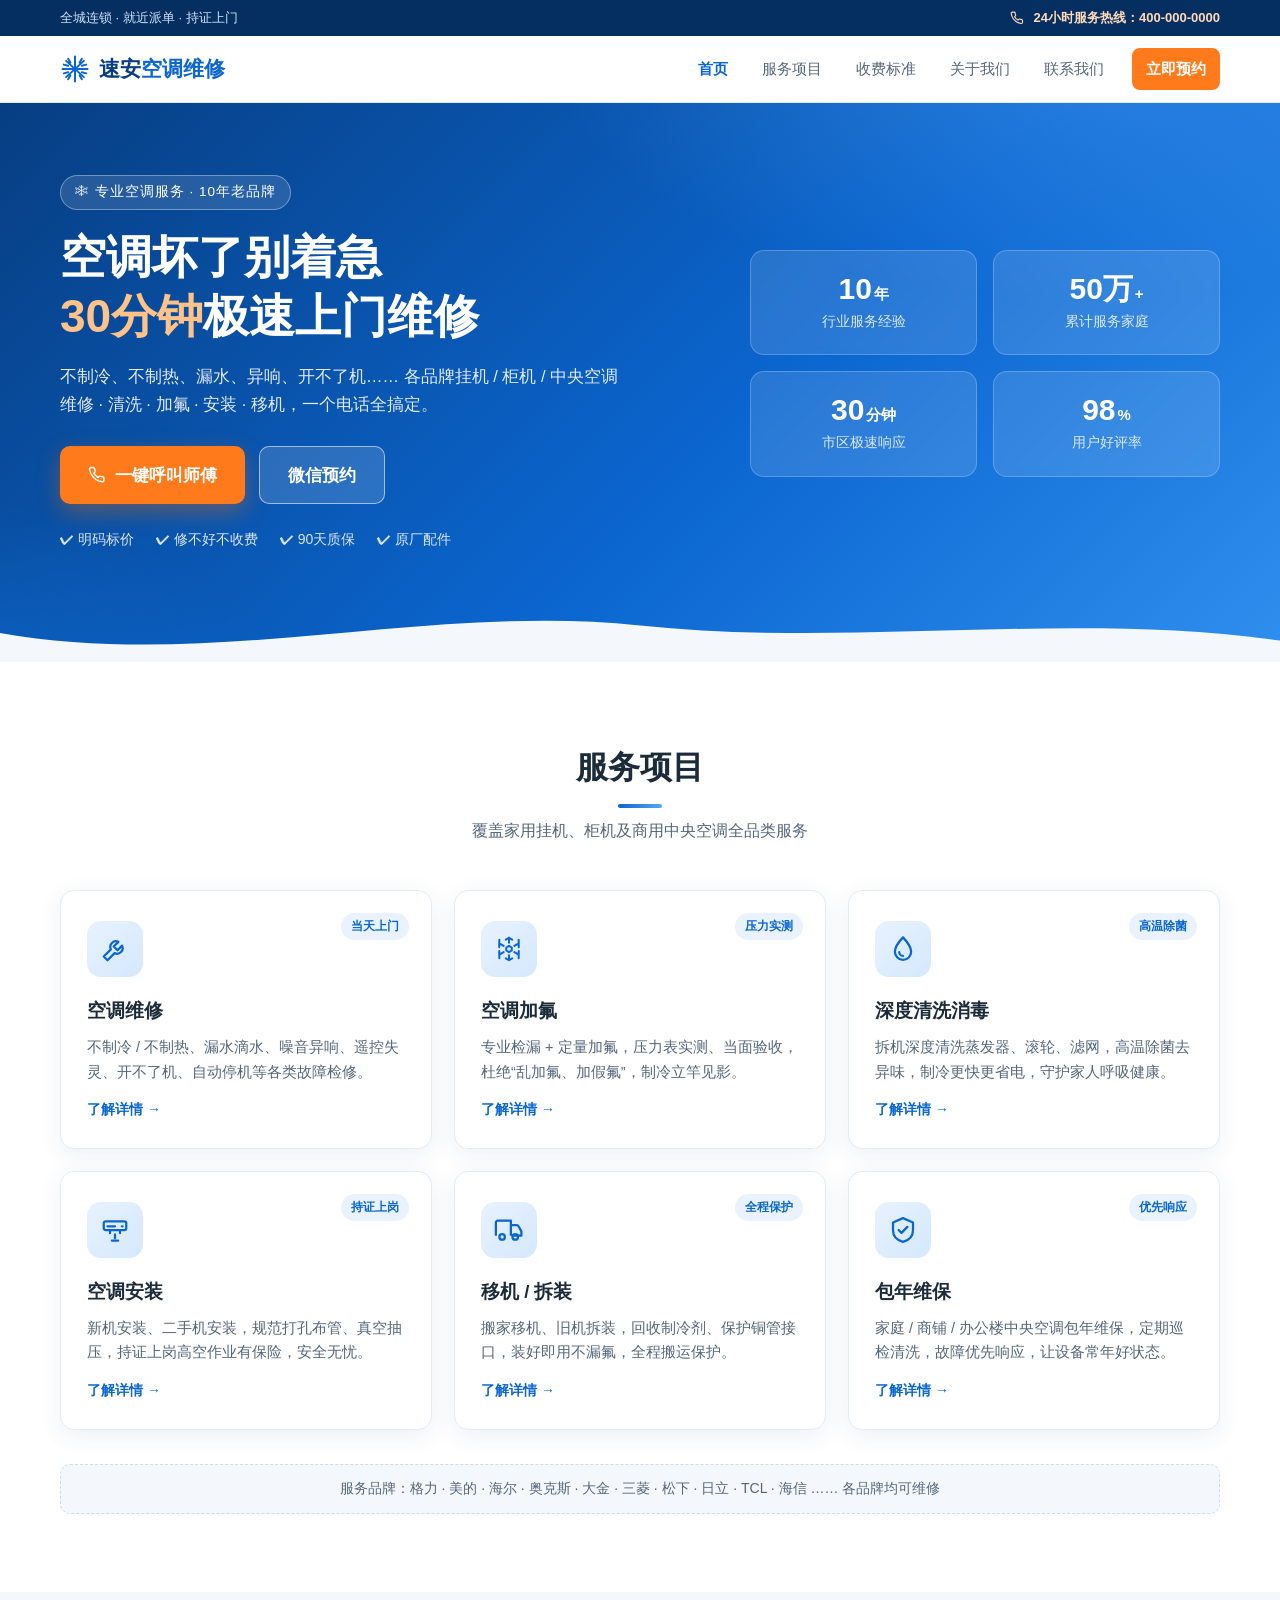
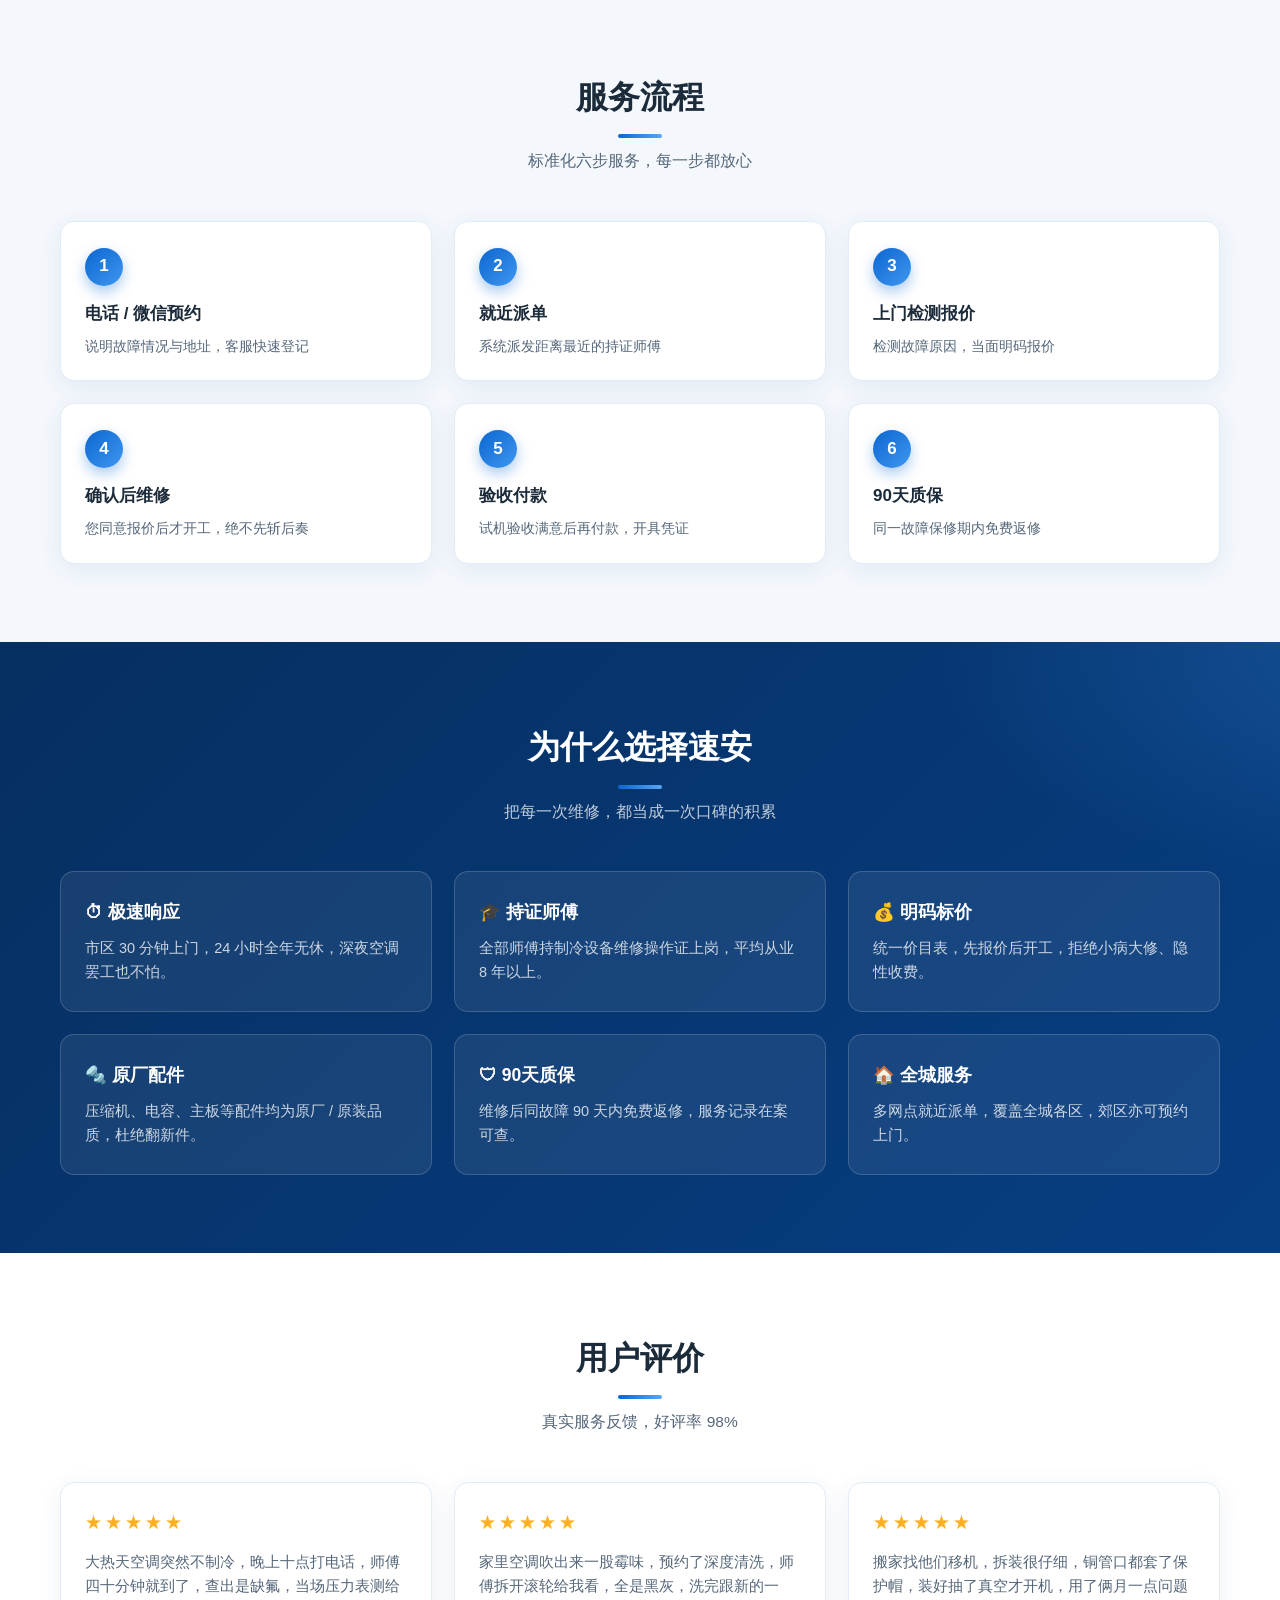
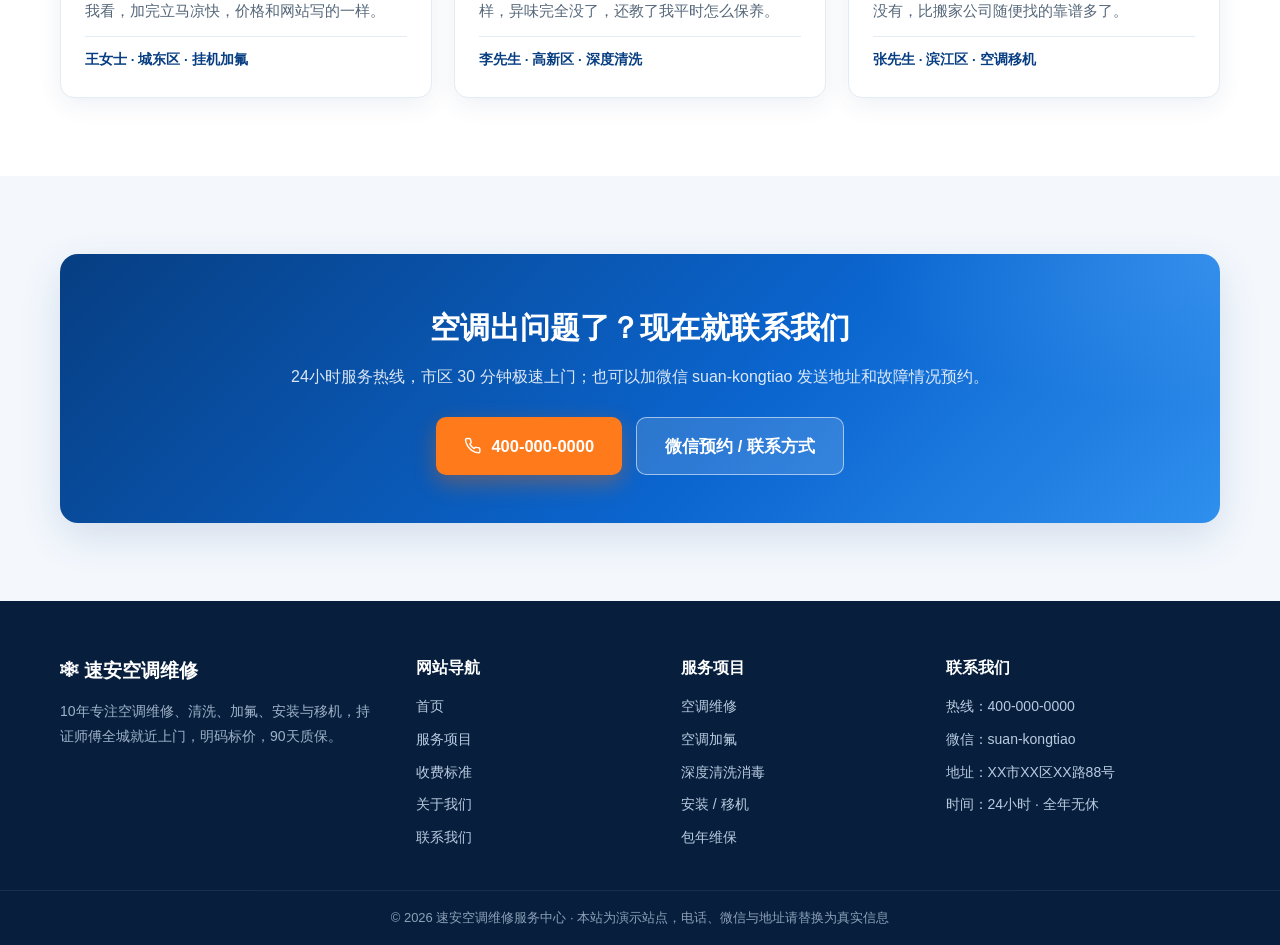
<file: index.html>
<!DOCTYPE html>
<html lang="zh-CN">
<head>
  <meta charset="UTF-8" />
  <meta name="viewport" content="width=device-width, initial-scale=1.0" />
  <title>速安空调维修服务中心 - 24小时上门 | 维修·清洗·加氟·安装</title>
  <meta name="description" content="速安空调维修服务中心：空调维修、清洗消毒、加氟、安装移机，30分钟极速上门，明码标价，90天质保，24小时服务热线 400-000-0000。" />
  <link rel="stylesheet" href="css/style.css" />
</head>
<body>

  <!-- ===== 顶部通栏 ===== -->
  <div class="topbar">
    <div class="container topbar-inner">
      <span>全城连锁 · 就近派单 · 持证上门</span>
      <a href="tel:4000000000" class="topbar-phone">
        <svg viewBox="0 0 24 24" class="icon-inline"><path d="M22 16.9v3a2 2 0 0 1-2.2 2 19.8 19.8 0 0 1-8.6-3.1 19.5 19.5 0 0 1-6-6A19.8 19.8 0 0 1 2.1 4.2 2 2 0 0 1 4.1 2h3a2 2 0 0 1 2 1.7c.1 1 .4 2 .7 2.9a2 2 0 0 1-.4 2.1L8.1 10a16 16 0 0 0 6 6l1.3-1.3a2 2 0 0 1 2.1-.4c.9.3 1.9.6 2.9.7a2 2 0 0 1 1.6 2z" fill="none" stroke="currentColor" stroke-width="2" stroke-linecap="round" stroke-linejoin="round"/></svg>
        24小时服务热线：400-000-0000
      </a>
    </div>
  </div>

  <!-- ===== 导航 ===== -->
  <header class="site-header" id="siteHeader">
    <div class="container header-inner">
      <a href="index.html" class="logo">
        <svg viewBox="0 0 24 24" class="logo-icon"><path d="M12 2v20M4.9 5.5l14.2 13M19.1 5.5l-14.2 13M2 12h20M6.5 3.8l1.8 3.1M15.7 17.1l1.8 3.1M17.5 3.8l-1.8 3.1M8.3 17.1l-1.8 3.1M3 8.5l3.5.9M17.5 14.6l3.5.9M21 8.5l-3.5.9M6.5 14.6l-3.5.9" fill="none" stroke="currentColor" stroke-width="1.6" stroke-linecap="round"/></svg>
        <span class="logo-text">速安<em>空调维修</em></span>
      </a>
      <nav class="site-nav" id="siteNav">
        <a href="index.html" class="nav-link active">首页</a>
        <a href="services.html" class="nav-link">服务项目</a>
        <a href="services.html#pricing" class="nav-link">收费标准</a>
        <a href="about.html" class="nav-link">关于我们</a>
        <a href="contact.html" class="nav-link">联系我们</a>
        <a href="contact.html#booking" class="nav-link nav-cta">立即预约</a>
      </nav>
      <button class="nav-toggle" id="navToggle" aria-label="打开菜单" aria-expanded="false">
        <span></span><span></span><span></span>
      </button>
    </div>
  </header>

  <main>
    <!-- ===== Hero ===== -->
    <section class="hero" id="home">
      <div class="container hero-inner">
        <div class="hero-text">
          <p class="hero-badge">❄ 专业空调服务 · 10年老品牌</p>
          <h1>空调坏了别着急<br /><span>30分钟</span>极速上门维修</h1>
          <p class="hero-sub">
            不制冷、不制热、漏水、异响、开不了机…… 各品牌挂机 / 柜机 / 中央空调
            维修 · 清洗 · 加氟 · 安装 · 移机，一个电话全搞定。
          </p>
          <div class="hero-actions">
            <a href="tel:4000000000" class="btn btn-accent btn-lg">
              <svg viewBox="0 0 24 24" class="icon-inline"><path d="M22 16.9v3a2 2 0 0 1-2.2 2 19.8 19.8 0 0 1-8.6-3.1 19.5 19.5 0 0 1-6-6A19.8 19.8 0 0 1 2.1 4.2 2 2 0 0 1 4.1 2h3a2 2 0 0 1 2 1.7c.1 1 .4 2 .7 2.9a2 2 0 0 1-.4 2.1L8.1 10a16 16 0 0 0 6 6l1.3-1.3a2 2 0 0 1 2.1-.4c.9.3 1.9.6 2.9.7a2 2 0 0 1 1.6 2z" fill="none" stroke="currentColor" stroke-width="2" stroke-linecap="round" stroke-linejoin="round"/></svg>
              一键呼叫师傅
            </a>
            <a href="contact.html#booking" class="btn btn-ghost btn-lg">微信预约</a>
          </div>
          <ul class="hero-trust">
            <li>✔ 明码标价</li>
            <li>✔ 修不好不收费</li>
            <li>✔ 90天质保</li>
            <li>✔ 原厂配件</li>
          </ul>
        </div>
        <div class="hero-stats">
          <div class="stat-card"><strong>10<i>年</i></strong><span>行业服务经验</span></div>
          <div class="stat-card"><strong>50万<i>+</i></strong><span>累计服务家庭</span></div>
          <div class="stat-card"><strong>30<i>分钟</i></strong><span>市区极速响应</span></div>
          <div class="stat-card"><strong>98<i>%</i></strong><span>用户好评率</span></div>
        </div>
      </div>
      <div class="hero-wave" aria-hidden="true">
        <svg viewBox="0 0 1440 80" preserveAspectRatio="none"><path d="M0,40 C240,90 480,0 720,30 C960,60 1200,10 1440,50 L1440,80 L0,80 Z" fill="#f4f8fd"/></svg>
      </div>
    </section>

    <!-- ===== 服务项目（概览，详情见服务页） ===== -->
    <section class="section" id="services">
      <div class="container">
        <div class="section-head">
          <h2>服务项目</h2>
          <p>覆盖家用挂机、柜机及商用中央空调全品类服务</p>
        </div>
        <div class="grid grid-3">
          <article class="card service-card reveal">
            <div class="service-icon">
              <svg viewBox="0 0 24 24"><path d="M14.7 6.3a4.5 4.5 0 0 0-6 6L3 18l3 3 5.7-5.7a4.5 4.5 0 0 0 6-6L14 13l-3-3 3.7-3.7z" fill="none" stroke="currentColor" stroke-width="1.8" stroke-linecap="round" stroke-linejoin="round"/></svg>
            </div>
            <h3>空调维修</h3>
            <p>不制冷 / 不制热、漏水滴水、噪音异响、遥控失灵、开不了机、自动停机等各类故障检修。</p>
            <a class="card-more" href="services.html#fix">了解详情 →</a>
            <span class="service-tag">当天上门</span>
          </article>
          <article class="card service-card reveal">
            <div class="service-icon">
              <svg viewBox="0 0 24 24"><path d="M12 3v4M12 3l-2.5 1.5M12 3l2.5 1.5M12 21v-4m0 4-2.5-1.5M12 21l2.5-1.5M4.2 7.5 7.7 9.5M4.2 7.5v3M4.2 7.5 4.3 4.6M19.8 16.5l-3.5-2M19.8 16.5v-3m0 3-.1 2.9M4.2 16.5l3.5-2m-3.5 2v-3m0 3 .1 2.9M19.8 7.5l-3.5 2m3.5-2v3m0-3-.1-2.9M12 9.5 9.8 10.8v2.4L12 14.5l2.2-1.3v-2.4L12 9.5z" fill="none" stroke="currentColor" stroke-width="1.6" stroke-linecap="round" stroke-linejoin="round"/></svg>
            </div>
            <h3>空调加氟</h3>
            <p>专业检漏 + 定量加氟，压力表实测、当面验收，杜绝“乱加氟、加假氟”，制冷立竿见影。</p>
            <a class="card-more" href="services.html#gas">了解详情 →</a>
            <span class="service-tag">压力实测</span>
          </article>
          <article class="card service-card reveal">
            <div class="service-icon">
              <svg viewBox="0 0 24 24"><path d="M12 2.7S5.5 9.6 5.5 14.2a6.5 6.5 0 0 0 13 0C18.5 9.6 12 2.7 12 2.7z" fill="none" stroke="currentColor" stroke-width="1.8" stroke-linejoin="round"/><path d="M9 14.5a3 3 0 0 0 3 3" fill="none" stroke="currentColor" stroke-width="1.8" stroke-linecap="round"/></svg>
            </div>
            <h3>深度清洗消毒</h3>
            <p>拆机深度清洗蒸发器、滚轮、滤网，高温除菌去异味，制冷更快更省电，守护家人呼吸健康。</p>
            <a class="card-more" href="services.html#clean">了解详情 →</a>
            <span class="service-tag">高温除菌</span>
          </article>
          <article class="card service-card reveal">
            <div class="service-icon">
              <svg viewBox="0 0 24 24"><rect x="3" y="5" width="18" height="7" rx="1.5" fill="none" stroke="currentColor" stroke-width="1.8"/><path d="M6 9h6M17.5 9h.5M8 12v2.5M16 12v2.5M12 15.5v3M9.5 20.5h5" fill="none" stroke="currentColor" stroke-width="1.8" stroke-linecap="round"/></svg>
            </div>
            <h3>空调安装</h3>
            <p>新机安装、二手机安装，规范打孔布管、真空抽压，持证上岗高空作业有保险，安全无忧。</p>
            <a class="card-more" href="services.html#install">了解详情 →</a>
            <span class="service-tag">持证上岗</span>
          </article>
          <article class="card service-card reveal">
            <div class="service-icon">
              <svg viewBox="0 0 24 24"><path d="M1.5 16.5V6A1.5 1.5 0 0 1 3 4.5h10.5V16.5M14 8h4.2a1.5 1.5 0 0 1 1.3.8l2.4 4.3v3.4H14" fill="none" stroke="currentColor" stroke-width="1.8" stroke-linejoin="round"/><circle cx="6.5" cy="17.5" r="2.2" fill="none" stroke="currentColor" stroke-width="1.8"/><circle cx="17" cy="17.5" r="2.2" fill="none" stroke="currentColor" stroke-width="1.8"/></svg>
            </div>
            <h3>移机 / 拆装</h3>
            <p>搬家移机、旧机拆装，回收制冷剂、保护铜管接口，装好即用不漏氟，全程搬运保护。</p>
            <a class="card-more" href="services.html#move">了解详情 →</a>
            <span class="service-tag">全程保护</span>
          </article>
          <article class="card service-card reveal">
            <div class="service-icon">
              <svg viewBox="0 0 24 24"><path d="M12 2.5 4 6v6c0 5 3.4 8.3 8 9.5 4.6-1.2 8-4.5 8-9.5V6l-8-3.5z" fill="none" stroke="currentColor" stroke-width="1.8" stroke-linejoin="round"/><path d="m8.5 12 2.3 2.3L15.5 9.5" fill="none" stroke="currentColor" stroke-width="1.8" stroke-linecap="round" stroke-linejoin="round"/></svg>
            </div>
            <h3>包年维保</h3>
            <p>家庭 / 商铺 / 办公楼中央空调包年维保，定期巡检清洗，故障优先响应，让设备常年好状态。</p>
            <a class="card-more" href="services.html#annual">了解详情 →</a>
            <span class="service-tag">优先响应</span>
          </article>
        </div>
        <p class="brands-line reveal">
          服务品牌：格力 · 美的 · 海尔 · 奥克斯 · 大金 · 三菱 · 松下 · 日立 · TCL · 海信 …… 各品牌均可维修
        </p>
      </div>
    </section>

    <!-- ===== 服务流程 ===== -->
    <section class="section section-alt" id="process">
      <div class="container">
        <div class="section-head">
          <h2>服务流程</h2>
          <p>标准化六步服务，每一步都放心</p>
        </div>
        <ol class="process-list">
          <li class="reveal"><span class="step-num">1</span><h3>电话 / 微信预约</h3><p>说明故障情况与地址，客服快速登记</p></li>
          <li class="reveal"><span class="step-num">2</span><h3>就近派单</h3><p>系统派发距离最近的持证师傅</p></li>
          <li class="reveal"><span class="step-num">3</span><h3>上门检测报价</h3><p>检测故障原因，当面明码报价</p></li>
          <li class="reveal"><span class="step-num">4</span><h3>确认后维修</h3><p>您同意报价后才开工，绝不先斩后奏</p></li>
          <li class="reveal"><span class="step-num">5</span><h3>验收付款</h3><p>试机验收满意后再付款，开具凭证</p></li>
          <li class="reveal"><span class="step-num">6</span><h3>90天质保</h3><p>同一故障保修期内免费返修</p></li>
        </ol>
      </div>
    </section>

    <!-- ===== 为什么选择我们 ===== -->
    <section class="section section-dark" id="why">
      <div class="container">
        <div class="section-head">
          <h2>为什么选择速安</h2>
          <p>把每一次维修，都当成一次口碑的积累</p>
        </div>
        <div class="grid grid-3 why-grid">
          <div class="why-item reveal"><h3>⏱ 极速响应</h3><p>市区 30 分钟上门，24 小时全年无休，深夜空调罢工也不怕。</p></div>
          <div class="why-item reveal"><h3>🎓 持证师傅</h3><p>全部师傅持制冷设备维修操作证上岗，平均从业 8 年以上。</p></div>
          <div class="why-item reveal"><h3>💰 明码标价</h3><p>统一价目表，先报价后开工，拒绝小病大修、隐性收费。</p></div>
          <div class="why-item reveal"><h3>🔩 原厂配件</h3><p>压缩机、电容、主板等配件均为原厂 / 原装品质，杜绝翻新件。</p></div>
          <div class="why-item reveal"><h3>🛡 90天质保</h3><p>维修后同故障 90 天内免费返修，服务记录在案可查。</p></div>
          <div class="why-item reveal"><h3>🏠 全城服务</h3><p>多网点就近派单，覆盖全城各区，郊区亦可预约上门。</p></div>
        </div>
      </div>
    </section>

    <!-- ===== 用户评价 ===== -->
    <section class="section" id="reviews">
      <div class="container">
        <div class="section-head">
          <h2>用户评价</h2>
          <p>真实服务反馈，好评率 98%</p>
        </div>
        <div class="grid grid-3">
          <figure class="card review-card reveal">
            <div class="stars">★★★★★</div>
            <blockquote>大热天空调突然不制冷，晚上十点打电话，师傅四十分钟就到了，查出是缺氟，当场压力表测给我看，加完立马凉快，价格和网站写的一样。</blockquote>
            <figcaption>王女士 · 城东区 · 挂机加氟</figcaption>
          </figure>
          <figure class="card review-card reveal">
            <div class="stars">★★★★★</div>
            <blockquote>家里空调吹出来一股霉味，预约了深度清洗，师傅拆开滚轮给我看，全是黑灰，洗完跟新的一样，异味完全没了，还教了我平时怎么保养。</blockquote>
            <figcaption>李先生 · 高新区 · 深度清洗</figcaption>
          </figure>
          <figure class="card review-card reveal">
            <div class="stars">★★★★★</div>
            <blockquote>搬家找他们移机，拆装很仔细，铜管口都套了保护帽，装好抽了真空才开机，用了俩月一点问题没有，比搬家公司随便找的靠谱多了。</blockquote>
            <figcaption>张先生 · 滨江区 · 空调移机</figcaption>
          </figure>
        </div>
      </div>
    </section>

    <!-- ===== 底部 CTA ===== -->
    <section class="section section-alt">
      <div class="container">
        <div class="cta-banner reveal">
          <h2>空调出问题了？现在就联系我们</h2>
          <p>24小时服务热线，市区 30 分钟极速上门；也可以加微信 suan-kongtiao 发送地址和故障情况预约。</p>
          <div class="hero-actions">
            <a href="tel:4000000000" class="btn btn-accent btn-lg">
              <svg viewBox="0 0 24 24" class="icon-inline"><path d="M22 16.9v3a2 2 0 0 1-2.2 2 19.8 19.8 0 0 1-8.6-3.1 19.5 19.5 0 0 1-6-6A19.8 19.8 0 0 1 2.1 4.2 2 2 0 0 1 4.1 2h3a2 2 0 0 1 2 1.7c.1 1 .4 2 .7 2.9a2 2 0 0 1-.4 2.1L8.1 10a16 16 0 0 0 6 6l1.3-1.3a2 2 0 0 1 2.1-.4c.9.3 1.9.6 2.9.7a2 2 0 0 1 1.6 2z" fill="none" stroke="currentColor" stroke-width="2" stroke-linecap="round" stroke-linejoin="round"/></svg>
              400-000-0000
            </a>
            <a href="contact.html#booking" class="btn btn-ghost btn-lg">微信预约 / 联系方式</a>
          </div>
        </div>
      </div>
    </section>
  </main>

  <!-- ===== 页脚 ===== -->
  <footer class="site-footer">
    <div class="container footer-grid">
      <div>
        <p class="footer-logo">❄ 速安空调维修</p>
        <p class="footer-desc">10年专注空调维修、清洗、加氟、安装与移机，持证师傅全城就近上门，明码标价，90天质保。</p>
      </div>
      <div>
        <h4>网站导航</h4>
        <ul>
          <li><a href="index.html">首页</a></li>
          <li><a href="services.html">服务项目</a></li>
          <li><a href="services.html#pricing">收费标准</a></li>
          <li><a href="about.html">关于我们</a></li>
          <li><a href="contact.html">联系我们</a></li>
        </ul>
      </div>
      <div>
        <h4>服务项目</h4>
        <ul>
          <li><a href="services.html#fix">空调维修</a></li>
          <li><a href="services.html#gas">空调加氟</a></li>
          <li><a href="services.html#clean">深度清洗消毒</a></li>
          <li><a href="services.html#install">安装 / 移机</a></li>
          <li><a href="services.html#annual">包年维保</a></li>
        </ul>
      </div>
      <div>
        <h4>联系我们</h4>
        <ul>
          <li>热线：<a href="tel:4000000000">400-000-0000</a></li>
          <li>微信：suan-kongtiao</li>
          <li>地址：XX市XX区XX路88号</li>
          <li>时间：24小时 · 全年无休</li>
        </ul>
      </div>
    </div>
    <div class="footer-bottom">
      <div class="container">
        <p>© <span id="year">2026</span> 速安空调维修服务中心 · 本站为演示站点，电话、微信与地址请替换为真实信息</p>
      </div>
    </div>
  </footer>

  <!-- ===== 浮动按钮 ===== -->
  <a href="tel:4000000000" class="float-call" aria-label="拨打服务热线">
    <svg viewBox="0 0 24 24"><path d="M22 16.9v3a2 2 0 0 1-2.2 2 19.8 19.8 0 0 1-8.6-3.1 19.5 19.5 0 0 1-6-6A19.8 19.8 0 0 1 2.1 4.2 2 2 0 0 1 4.1 2h3a2 2 0 0 1 2 1.7c.1 1 .4 2 .7 2.9a2 2 0 0 1-.4 2.1L8.1 10a16 16 0 0 0 6 6l1.3-1.3a2 2 0 0 1 2.1-.4c.9.3 1.9.6 2.9.7a2 2 0 0 1 1.6 2z" fill="none" stroke="currentColor" stroke-width="2" stroke-linecap="round" stroke-linejoin="round"/></svg>
  </a>
  <button class="back-top" id="backTop" aria-label="回到顶部">↑</button>

  <script src="js/main.js"></script>
</body>
</html>
</file>
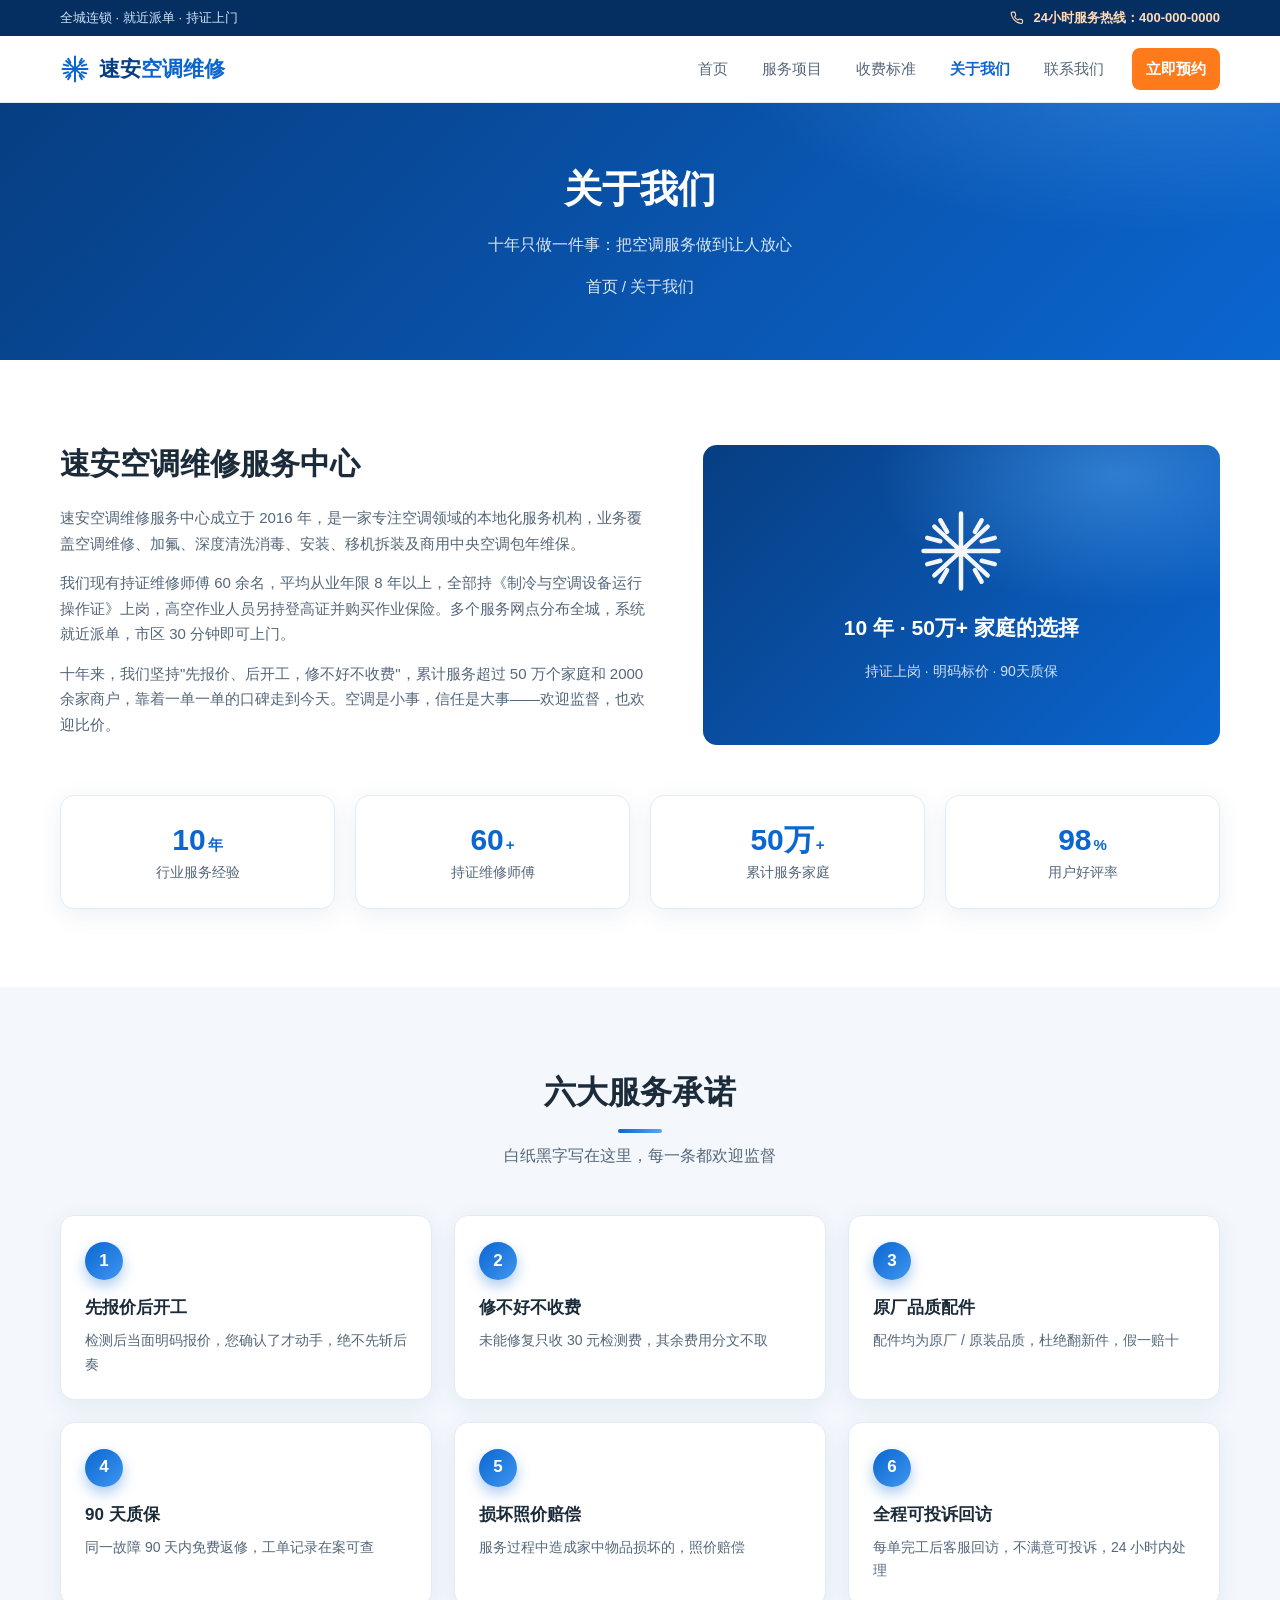
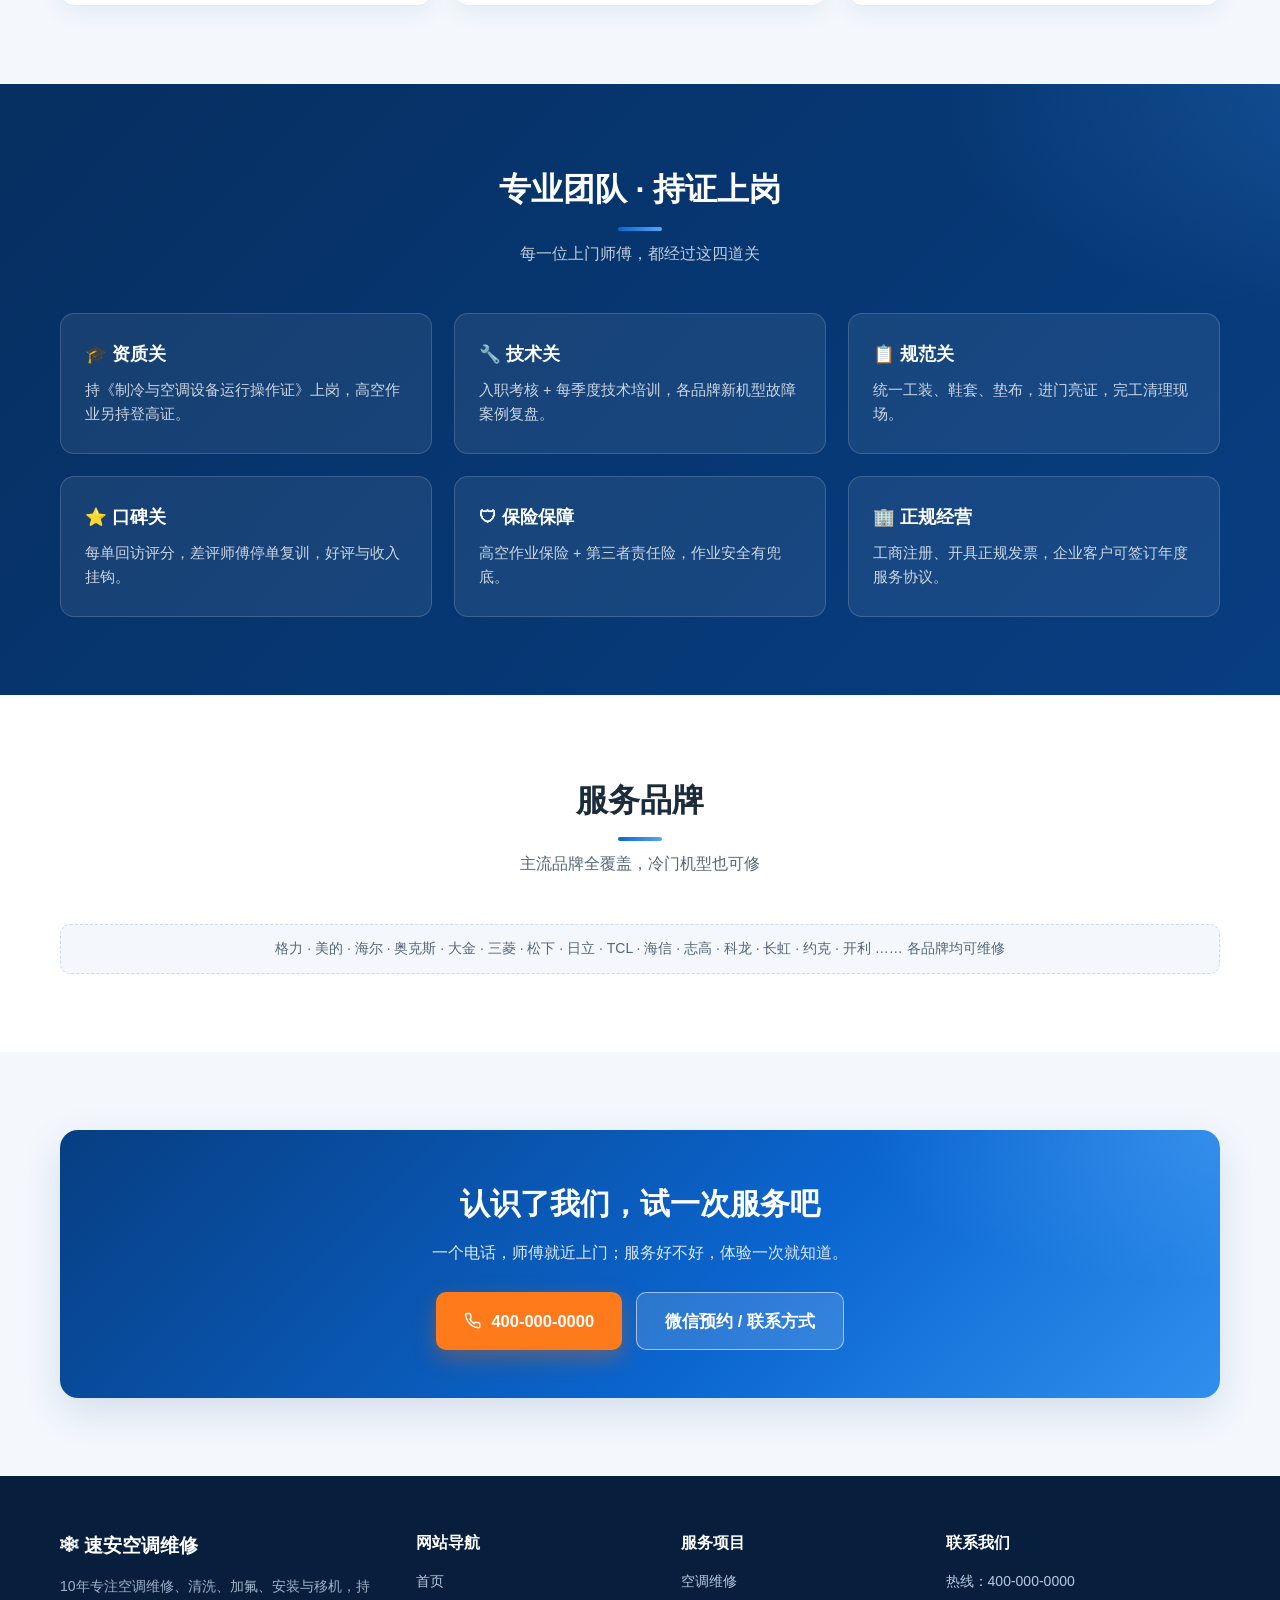
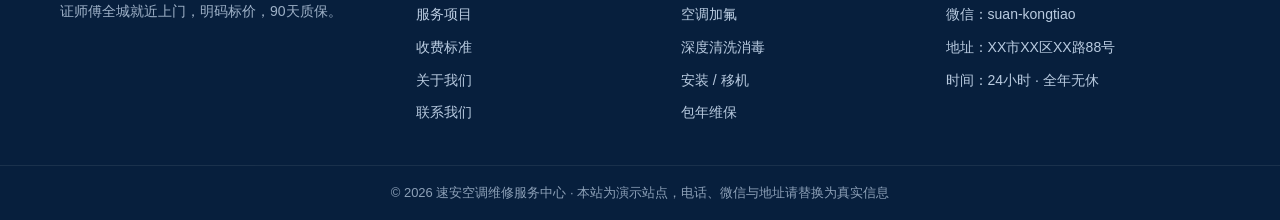
<file: about.html>
<!DOCTYPE html>
<html lang="zh-CN">
<head>
  <meta charset="UTF-8" />
  <meta name="viewport" content="width=device-width, initial-scale=1.0" />
  <title>关于我们 - 速安空调维修服务中心</title>
  <meta name="description" content="速安空调维修服务中心成立于2016年，60余名持证师傅，累计服务超50万家庭。明码标价、先报价后开工、90天质保，用口碑做服务。" />
  <link rel="stylesheet" href="css/style.css" />
</head>
<body>

  <!-- ===== 顶部通栏 ===== -->
  <div class="topbar">
    <div class="container topbar-inner">
      <span>全城连锁 · 就近派单 · 持证上门</span>
      <a href="tel:4000000000" class="topbar-phone">
        <svg viewBox="0 0 24 24" class="icon-inline"><path d="M22 16.9v3a2 2 0 0 1-2.2 2 19.8 19.8 0 0 1-8.6-3.1 19.5 19.5 0 0 1-6-6A19.8 19.8 0 0 1 2.1 4.2 2 2 0 0 1 4.1 2h3a2 2 0 0 1 2 1.7c.1 1 .4 2 .7 2.9a2 2 0 0 1-.4 2.1L8.1 10a16 16 0 0 0 6 6l1.3-1.3a2 2 0 0 1 2.1-.4c.9.3 1.9.6 2.9.7a2 2 0 0 1 1.6 2z" fill="none" stroke="currentColor" stroke-width="2" stroke-linecap="round" stroke-linejoin="round"/></svg>
        24小时服务热线：400-000-0000
      </a>
    </div>
  </div>

  <!-- ===== 导航 ===== -->
  <header class="site-header" id="siteHeader">
    <div class="container header-inner">
      <a href="index.html" class="logo">
        <svg viewBox="0 0 24 24" class="logo-icon"><path d="M12 2v20M4.9 5.5l14.2 13M19.1 5.5l-14.2 13M2 12h20M6.5 3.8l1.8 3.1M15.7 17.1l1.8 3.1M17.5 3.8l-1.8 3.1M8.3 17.1l-1.8 3.1M3 8.5l3.5.9M17.5 14.6l3.5.9M21 8.5l-3.5.9M6.5 14.6l-3.5.9" fill="none" stroke="currentColor" stroke-width="1.6" stroke-linecap="round"/></svg>
        <span class="logo-text">速安<em>空调维修</em></span>
      </a>
      <nav class="site-nav" id="siteNav">
        <a href="index.html" class="nav-link">首页</a>
        <a href="services.html" class="nav-link">服务项目</a>
        <a href="services.html#pricing" class="nav-link">收费标准</a>
        <a href="about.html" class="nav-link active">关于我们</a>
        <a href="contact.html" class="nav-link">联系我们</a>
        <a href="contact.html#booking" class="nav-link nav-cta">立即预约</a>
      </nav>
      <button class="nav-toggle" id="navToggle" aria-label="打开菜单" aria-expanded="false">
        <span></span><span></span><span></span>
      </button>
    </div>
  </header>

  <main>
    <!-- ===== 页面横幅 ===== -->
    <section class="page-banner">
      <div class="container">
        <h1>关于我们</h1>
        <p>十年只做一件事：把空调服务做到让人放心</p>
        <p class="breadcrumb"><a href="index.html">首页</a> / 关于我们</p>
      </div>
    </section>

    <!-- ===== 公司介绍 ===== -->
    <section class="section">
      <div class="container">
        <div class="about-grid">
          <div class="about-text reveal">
            <h2>速安空调维修服务中心</h2>
            <p>速安空调维修服务中心成立于 2016 年，是一家专注空调领域的本地化服务机构，业务覆盖空调维修、加氟、深度清洗消毒、安装、移机拆装及商用中央空调包年维保。</p>
            <p>我们现有持证维修师傅 60 余名，平均从业年限 8 年以上，全部持《制冷与空调设备运行操作证》上岗，高空作业人员另持登高证并购买作业保险。多个服务网点分布全城，系统就近派单，市区 30 分钟即可上门。</p>
            <p>十年来，我们坚持"先报价、后开工，修不好不收费"，累计服务超过 50 万个家庭和 2000 余家商户，靠着一单一单的口碑走到今天。空调是小事，信任是大事——欢迎监督，也欢迎比价。</p>
          </div>
          <div class="about-visual reveal">
            <svg viewBox="0 0 24 24"><path d="M12 2v20M4.9 5.5l14.2 13M19.1 5.5l-14.2 13M2 12h20M6.5 3.8l1.8 3.1M15.7 17.1l1.8 3.1M17.5 3.8l-1.8 3.1M8.3 17.1l-1.8 3.1M3 8.5l3.5.9M17.5 14.6l3.5.9M21 8.5l-3.5.9M6.5 14.6l-3.5.9" fill="none" stroke="currentColor" stroke-width="1.2" stroke-linecap="round"/></svg>
            <strong>10 年 · 50万+ 家庭的选择</strong>
            <span>持证上岗 · 明码标价 · 90天质保</span>
          </div>
        </div>

        <div class="stats-row">
          <div class="stat-tile reveal"><strong>10<i>年</i></strong><span>行业服务经验</span></div>
          <div class="stat-tile reveal"><strong>60<i>+</i></strong><span>持证维修师傅</span></div>
          <div class="stat-tile reveal"><strong>50万<i>+</i></strong><span>累计服务家庭</span></div>
          <div class="stat-tile reveal"><strong>98<i>%</i></strong><span>用户好评率</span></div>
        </div>
      </div>
    </section>

    <!-- ===== 服务承诺 ===== -->
    <section class="section section-alt">
      <div class="container">
        <div class="section-head">
          <h2>六大服务承诺</h2>
          <p>白纸黑字写在这里，每一条都欢迎监督</p>
        </div>
        <ol class="process-list">
          <li class="reveal"><span class="step-num">1</span><h3>先报价后开工</h3><p>检测后当面明码报价，您确认了才动手，绝不先斩后奏</p></li>
          <li class="reveal"><span class="step-num">2</span><h3>修不好不收费</h3><p>未能修复只收 30 元检测费，其余费用分文不取</p></li>
          <li class="reveal"><span class="step-num">3</span><h3>原厂品质配件</h3><p>配件均为原厂 / 原装品质，杜绝翻新件，假一赔十</p></li>
          <li class="reveal"><span class="step-num">4</span><h3>90 天质保</h3><p>同一故障 90 天内免费返修，工单记录在案可查</p></li>
          <li class="reveal"><span class="step-num">5</span><h3>损坏照价赔偿</h3><p>服务过程中造成家中物品损坏的，照价赔偿</p></li>
          <li class="reveal"><span class="step-num">6</span><h3>全程可投诉回访</h3><p>每单完工后客服回访，不满意可投诉，24 小时内处理</p></li>
        </ol>
      </div>
    </section>

    <!-- ===== 团队与资质 ===== -->
    <section class="section section-dark">
      <div class="container">
        <div class="section-head">
          <h2>专业团队 · 持证上岗</h2>
          <p>每一位上门师傅，都经过这四道关</p>
        </div>
        <div class="grid grid-3 why-grid">
          <div class="why-item reveal"><h3>🎓 资质关</h3><p>持《制冷与空调设备运行操作证》上岗，高空作业另持登高证。</p></div>
          <div class="why-item reveal"><h3>🔧 技术关</h3><p>入职考核 + 每季度技术培训，各品牌新机型故障案例复盘。</p></div>
          <div class="why-item reveal"><h3>📋 规范关</h3><p>统一工装、鞋套、垫布，进门亮证，完工清理现场。</p></div>
          <div class="why-item reveal"><h3>⭐ 口碑关</h3><p>每单回访评分，差评师傅停单复训，好评与收入挂钩。</p></div>
          <div class="why-item reveal"><h3>🛡 保险保障</h3><p>高空作业保险 + 第三者责任险，作业安全有兜底。</p></div>
          <div class="why-item reveal"><h3>🏢 正规经营</h3><p>工商注册、开具正规发票，企业客户可签订年度服务协议。</p></div>
        </div>
      </div>
    </section>

    <!-- ===== 服务品牌 ===== -->
    <section class="section">
      <div class="container">
        <div class="section-head">
          <h2>服务品牌</h2>
          <p>主流品牌全覆盖，冷门机型也可修</p>
        </div>
        <p class="brands-line reveal">
          格力 · 美的 · 海尔 · 奥克斯 · 大金 · 三菱 · 松下 · 日立 · TCL · 海信 · 志高 · 科龙 · 长虹 · 约克 · 开利 …… 各品牌均可维修
        </p>
      </div>
    </section>

    <!-- ===== 底部 CTA ===== -->
    <section class="section section-alt">
      <div class="container">
        <div class="cta-banner reveal">
          <h2>认识了我们，试一次服务吧</h2>
          <p>一个电话，师傅就近上门；服务好不好，体验一次就知道。</p>
          <div class="hero-actions">
            <a href="tel:4000000000" class="btn btn-accent btn-lg">
              <svg viewBox="0 0 24 24" class="icon-inline"><path d="M22 16.9v3a2 2 0 0 1-2.2 2 19.8 19.8 0 0 1-8.6-3.1 19.5 19.5 0 0 1-6-6A19.8 19.8 0 0 1 2.1 4.2 2 2 0 0 1 4.1 2h3a2 2 0 0 1 2 1.7c.1 1 .4 2 .7 2.9a2 2 0 0 1-.4 2.1L8.1 10a16 16 0 0 0 6 6l1.3-1.3a2 2 0 0 1 2.1-.4c.9.3 1.9.6 2.9.7a2 2 0 0 1 1.6 2z" fill="none" stroke="currentColor" stroke-width="2" stroke-linecap="round" stroke-linejoin="round"/></svg>
              400-000-0000
            </a>
            <a href="contact.html#booking" class="btn btn-ghost btn-lg">微信预约 / 联系方式</a>
          </div>
        </div>
      </div>
    </section>
  </main>

  <!-- ===== 页脚 ===== -->
  <footer class="site-footer">
    <div class="container footer-grid">
      <div>
        <p class="footer-logo">❄ 速安空调维修</p>
        <p class="footer-desc">10年专注空调维修、清洗、加氟、安装与移机，持证师傅全城就近上门，明码标价，90天质保。</p>
      </div>
      <div>
        <h4>网站导航</h4>
        <ul>
          <li><a href="index.html">首页</a></li>
          <li><a href="services.html">服务项目</a></li>
          <li><a href="services.html#pricing">收费标准</a></li>
          <li><a href="about.html">关于我们</a></li>
          <li><a href="contact.html">联系我们</a></li>
        </ul>
      </div>
      <div>
        <h4>服务项目</h4>
        <ul>
          <li><a href="services.html#fix">空调维修</a></li>
          <li><a href="services.html#gas">空调加氟</a></li>
          <li><a href="services.html#clean">深度清洗消毒</a></li>
          <li><a href="services.html#install">安装 / 移机</a></li>
          <li><a href="services.html#annual">包年维保</a></li>
        </ul>
      </div>
      <div>
        <h4>联系我们</h4>
        <ul>
          <li>热线：<a href="tel:4000000000">400-000-0000</a></li>
          <li>微信：suan-kongtiao</li>
          <li>地址：XX市XX区XX路88号</li>
          <li>时间：24小时 · 全年无休</li>
        </ul>
      </div>
    </div>
    <div class="footer-bottom">
      <div class="container">
        <p>© <span id="year">2026</span> 速安空调维修服务中心 · 本站为演示站点，电话、微信与地址请替换为真实信息</p>
      </div>
    </div>
  </footer>

  <!-- ===== 浮动按钮 ===== -->
  <a href="tel:4000000000" class="float-call" aria-label="拨打服务热线">
    <svg viewBox="0 0 24 24"><path d="M22 16.9v3a2 2 0 0 1-2.2 2 19.8 19.8 0 0 1-8.6-3.1 19.5 19.5 0 0 1-6-6A19.8 19.8 0 0 1 2.1 4.2 2 2 0 0 1 4.1 2h3a2 2 0 0 1 2 1.7c.1 1 .4 2 .7 2.9a2 2 0 0 1-.4 2.1L8.1 10a16 16 0 0 0 6 6l1.3-1.3a2 2 0 0 1 2.1-.4c.9.3 1.9.6 2.9.7a2 2 0 0 1 1.6 2z" fill="none" stroke="currentColor" stroke-width="2" stroke-linecap="round" stroke-linejoin="round"/></svg>
  </a>
  <button class="back-top" id="backTop" aria-label="回到顶部">↑</button>

  <script src="js/main.js"></script>
</body>
</html>
</file>
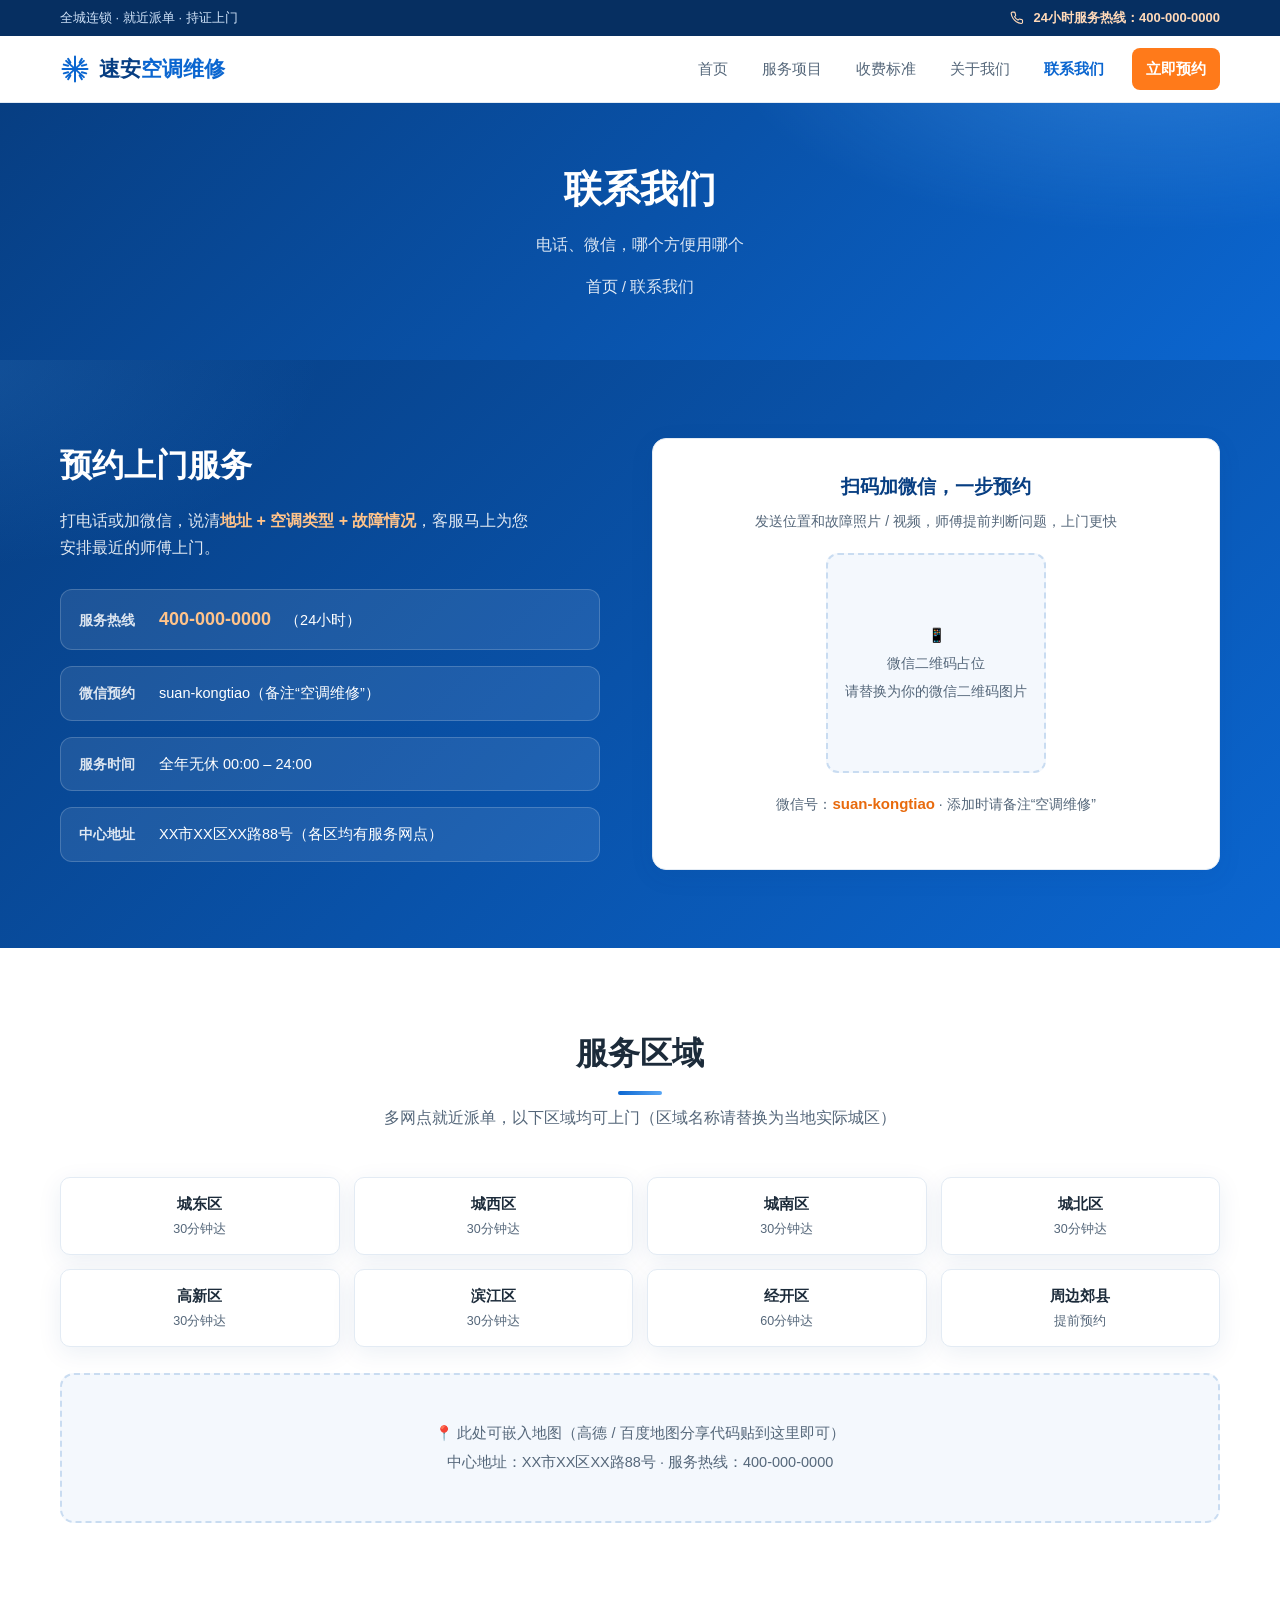
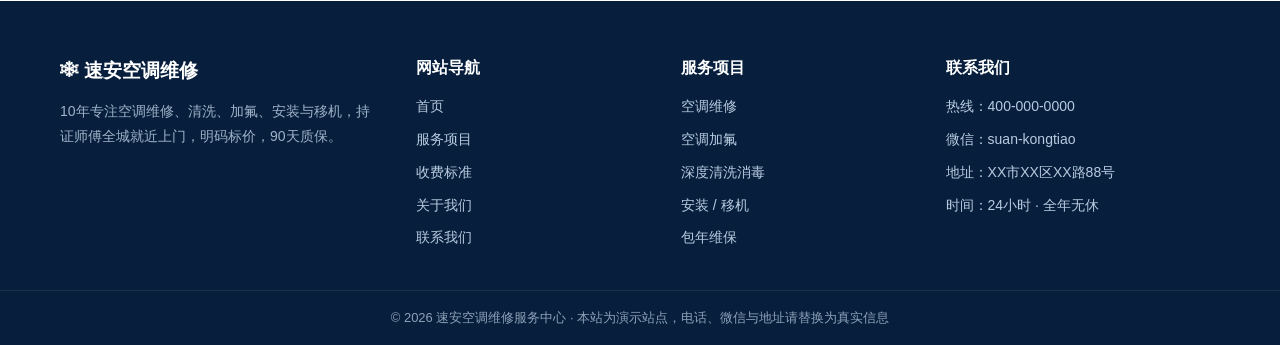
<file: contact.html>
<!DOCTYPE html>
<html lang="zh-CN">
<head>
  <meta charset="UTF-8" />
  <meta name="viewport" content="width=device-width, initial-scale=1.0" />
  <title>联系我们 / 预约上门 - 速安空调维修服务中心</title>
  <meta name="description" content="联系速安空调维修：24小时服务热线 400-000-0000，微信扫码预约，全城各区均可上门服务。" />
  <link rel="stylesheet" href="css/style.css" />
</head>
<body>

  <!-- ===== 顶部通栏 ===== -->
  <div class="topbar">
    <div class="container topbar-inner">
      <span>全城连锁 · 就近派单 · 持证上门</span>
      <a href="tel:4000000000" class="topbar-phone">
        <svg viewBox="0 0 24 24" class="icon-inline"><path d="M22 16.9v3a2 2 0 0 1-2.2 2 19.8 19.8 0 0 1-8.6-3.1 19.5 19.5 0 0 1-6-6A19.8 19.8 0 0 1 2.1 4.2 2 2 0 0 1 4.1 2h3a2 2 0 0 1 2 1.7c.1 1 .4 2 .7 2.9a2 2 0 0 1-.4 2.1L8.1 10a16 16 0 0 0 6 6l1.3-1.3a2 2 0 0 1 2.1-.4c.9.3 1.9.6 2.9.7a2 2 0 0 1 1.6 2z" fill="none" stroke="currentColor" stroke-width="2" stroke-linecap="round" stroke-linejoin="round"/></svg>
        24小时服务热线：400-000-0000
      </a>
    </div>
  </div>

  <!-- ===== 导航 ===== -->
  <header class="site-header" id="siteHeader">
    <div class="container header-inner">
      <a href="index.html" class="logo">
        <svg viewBox="0 0 24 24" class="logo-icon"><path d="M12 2v20M4.9 5.5l14.2 13M19.1 5.5l-14.2 13M2 12h20M6.5 3.8l1.8 3.1M15.7 17.1l1.8 3.1M17.5 3.8l-1.8 3.1M8.3 17.1l-1.8 3.1M3 8.5l3.5.9M17.5 14.6l3.5.9M21 8.5l-3.5.9M6.5 14.6l-3.5.9" fill="none" stroke="currentColor" stroke-width="1.6" stroke-linecap="round"/></svg>
        <span class="logo-text">速安<em>空调维修</em></span>
      </a>
      <nav class="site-nav" id="siteNav">
        <a href="index.html" class="nav-link">首页</a>
        <a href="services.html" class="nav-link">服务项目</a>
        <a href="services.html#pricing" class="nav-link">收费标准</a>
        <a href="about.html" class="nav-link">关于我们</a>
        <a href="contact.html" class="nav-link active">联系我们</a>
        <a href="contact.html#booking" class="nav-link nav-cta">立即预约</a>
      </nav>
      <button class="nav-toggle" id="navToggle" aria-label="打开菜单" aria-expanded="false">
        <span></span><span></span><span></span>
      </button>
    </div>
  </header>

  <main>
    <!-- ===== 页面横幅 ===== -->
    <section class="page-banner">
      <div class="container">
        <h1>联系我们</h1>
        <p>电话、微信，哪个方便用哪个</p>
        <p class="breadcrumb"><a href="index.html">首页</a> / 联系我们</p>
      </div>
    </section>

    <!-- ===== 预约上门（电话 / 微信） ===== -->
    <section class="section booking" id="booking">
      <div class="container booking-inner">
        <div class="booking-info">
          <h2>预约上门服务</h2>
          <p>打电话或加微信，说清<strong>地址 + 空调类型 + 故障情况</strong>，客服马上为您安排最近的师傅上门。</p>
          <ul class="booking-contacts">
            <li>
              <strong>服务热线</strong>
              <a href="tel:4000000000">400-000-0000</a>（24小时）
            </li>
            <li>
              <strong>微信预约</strong>
              <span>suan-kongtiao（备注“空调维修”）</span>
            </li>
            <li>
              <strong>服务时间</strong>
              <span>全年无休 00:00 – 24:00</span>
            </li>
            <li>
              <strong>中心地址</strong>
              <span>XX市XX区XX路88号（各区均有服务网点）</span>
            </li>
          </ul>
        </div>
        <div class="qr-card card">
          <h3>扫码加微信，一步预约</h3>
          <p>发送位置和故障照片 / 视频，师傅提前判断问题，上门更快</p>
          <div class="qr-placeholder">
            <span>📱<br />微信二维码占位<br />请替换为你的微信二维码图片</span>
          </div>
          <!-- 有二维码图片后，删除上面的 qr-placeholder 占位框，改用下面这行：
          <img src="images/wechat-qr.png" alt="微信预约二维码" />
          -->
          <p class="qr-tip">微信号：<strong>suan-kongtiao</strong> · 添加时请备注“空调维修”</p>
        </div>
      </div>
    </section>

    <!-- ===== 服务区域 ===== -->
    <section class="section">
      <div class="container">
        <div class="section-head">
          <h2>服务区域</h2>
          <p>多网点就近派单，以下区域均可上门（区域名称请替换为当地实际城区）</p>
        </div>
        <div class="area-grid">
          <div class="area-item reveal">城东区<small>30分钟达</small></div>
          <div class="area-item reveal">城西区<small>30分钟达</small></div>
          <div class="area-item reveal">城南区<small>30分钟达</small></div>
          <div class="area-item reveal">城北区<small>30分钟达</small></div>
          <div class="area-item reveal">高新区<small>30分钟达</small></div>
          <div class="area-item reveal">滨江区<small>30分钟达</small></div>
          <div class="area-item reveal">经开区<small>60分钟达</small></div>
          <div class="area-item reveal">周边郊县<small>提前预约</small></div>
        </div>
        <div class="map-box reveal">
          📍 此处可嵌入地图（高德 / 百度地图分享代码贴到这里即可）<br />
          中心地址：XX市XX区XX路88号 · 服务热线：400-000-0000
        </div>
      </div>
    </section>
  </main>

  <!-- ===== 页脚 ===== -->
  <footer class="site-footer">
    <div class="container footer-grid">
      <div>
        <p class="footer-logo">❄ 速安空调维修</p>
        <p class="footer-desc">10年专注空调维修、清洗、加氟、安装与移机，持证师傅全城就近上门，明码标价，90天质保。</p>
      </div>
      <div>
        <h4>网站导航</h4>
        <ul>
          <li><a href="index.html">首页</a></li>
          <li><a href="services.html">服务项目</a></li>
          <li><a href="services.html#pricing">收费标准</a></li>
          <li><a href="about.html">关于我们</a></li>
          <li><a href="contact.html">联系我们</a></li>
        </ul>
      </div>
      <div>
        <h4>服务项目</h4>
        <ul>
          <li><a href="services.html#fix">空调维修</a></li>
          <li><a href="services.html#gas">空调加氟</a></li>
          <li><a href="services.html#clean">深度清洗消毒</a></li>
          <li><a href="services.html#install">安装 / 移机</a></li>
          <li><a href="services.html#annual">包年维保</a></li>
        </ul>
      </div>
      <div>
        <h4>联系我们</h4>
        <ul>
          <li>热线：<a href="tel:4000000000">400-000-0000</a></li>
          <li>微信：suan-kongtiao</li>
          <li>地址：XX市XX区XX路88号</li>
          <li>时间：24小时 · 全年无休</li>
        </ul>
      </div>
    </div>
    <div class="footer-bottom">
      <div class="container">
        <p>© <span id="year">2026</span> 速安空调维修服务中心 · 本站为演示站点，电话、微信与地址请替换为真实信息</p>
      </div>
    </div>
  </footer>

  <!-- ===== 浮动按钮 ===== -->
  <a href="tel:4000000000" class="float-call" aria-label="拨打服务热线">
    <svg viewBox="0 0 24 24"><path d="M22 16.9v3a2 2 0 0 1-2.2 2 19.8 19.8 0 0 1-8.6-3.1 19.5 19.5 0 0 1-6-6A19.8 19.8 0 0 1 2.1 4.2 2 2 0 0 1 4.1 2h3a2 2 0 0 1 2 1.7c.1 1 .4 2 .7 2.9a2 2 0 0 1-.4 2.1L8.1 10a16 16 0 0 0 6 6l1.3-1.3a2 2 0 0 1 2.1-.4c.9.3 1.9.6 2.9.7a2 2 0 0 1 1.6 2z" fill="none" stroke="currentColor" stroke-width="2" stroke-linecap="round" stroke-linejoin="round"/></svg>
  </a>
  <button class="back-top" id="backTop" aria-label="回到顶部">↑</button>

  <script src="js/main.js"></script>
</body>
</html>
</file>
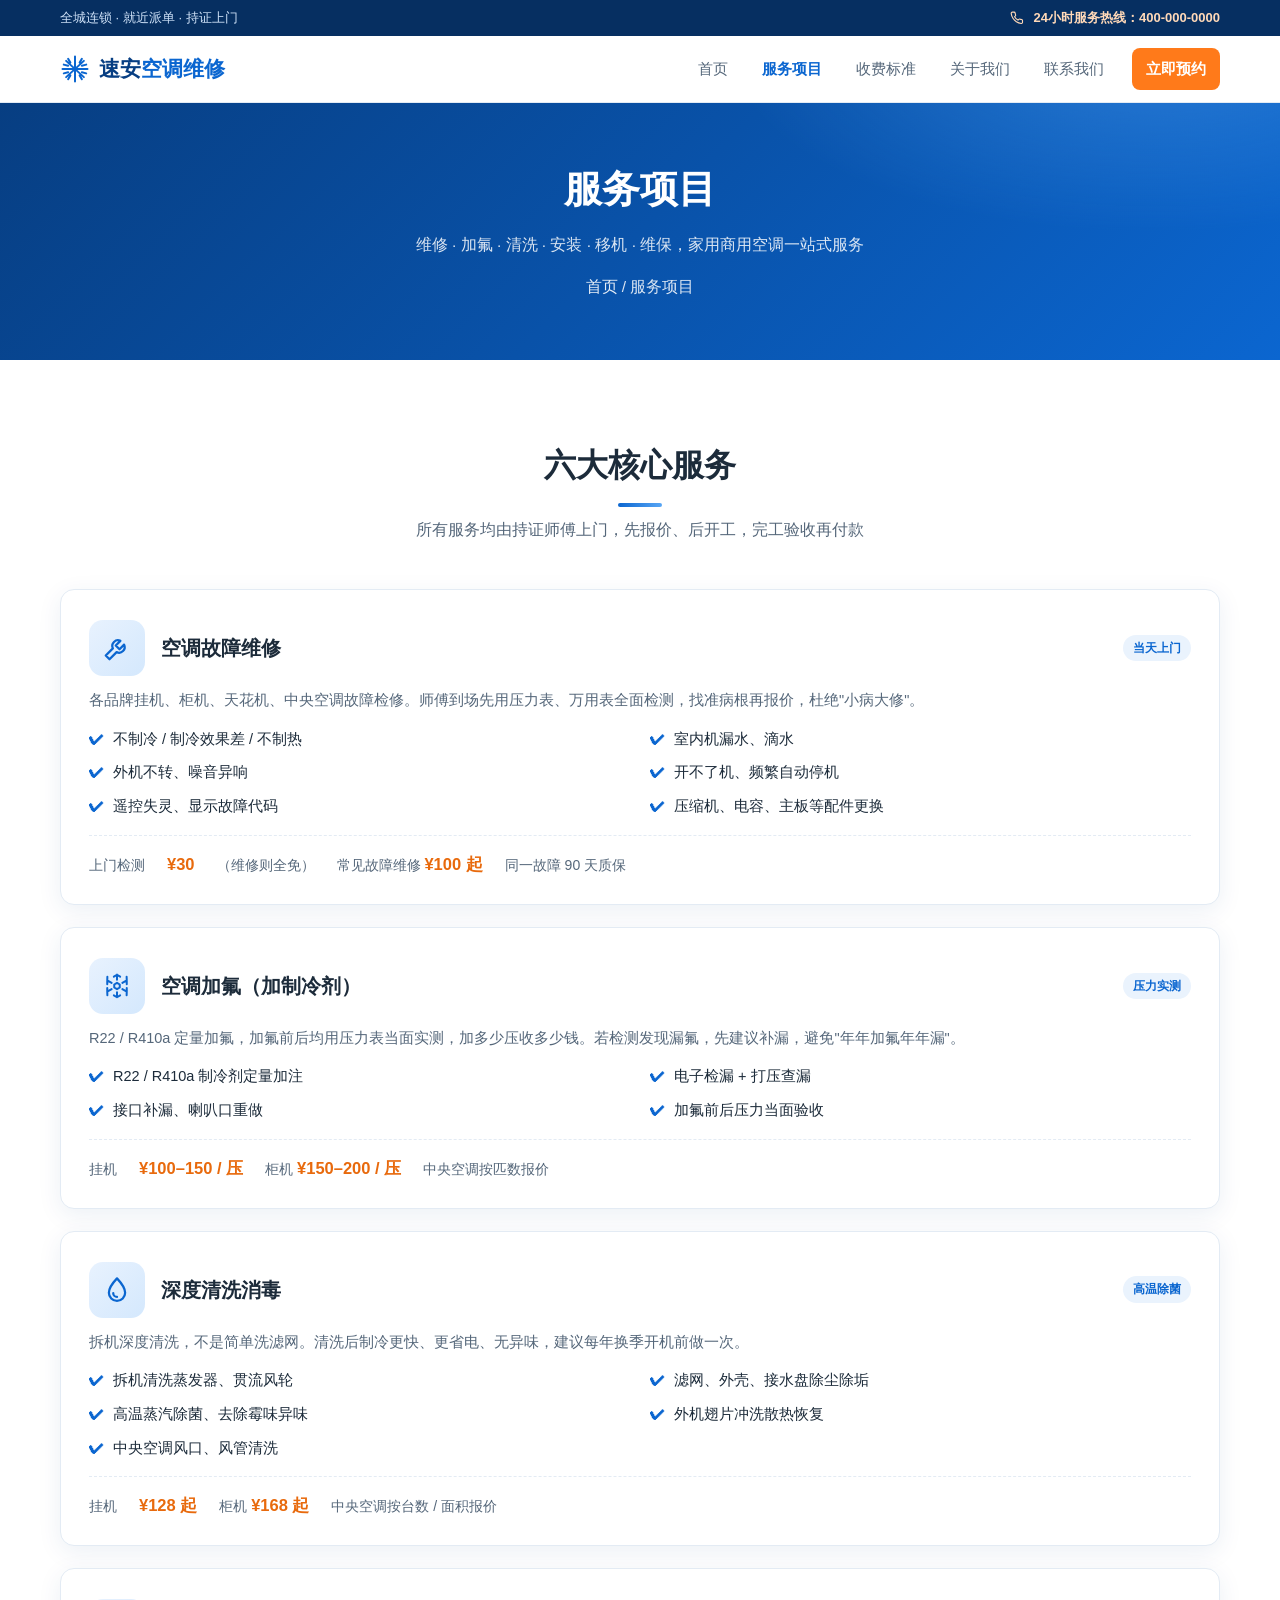
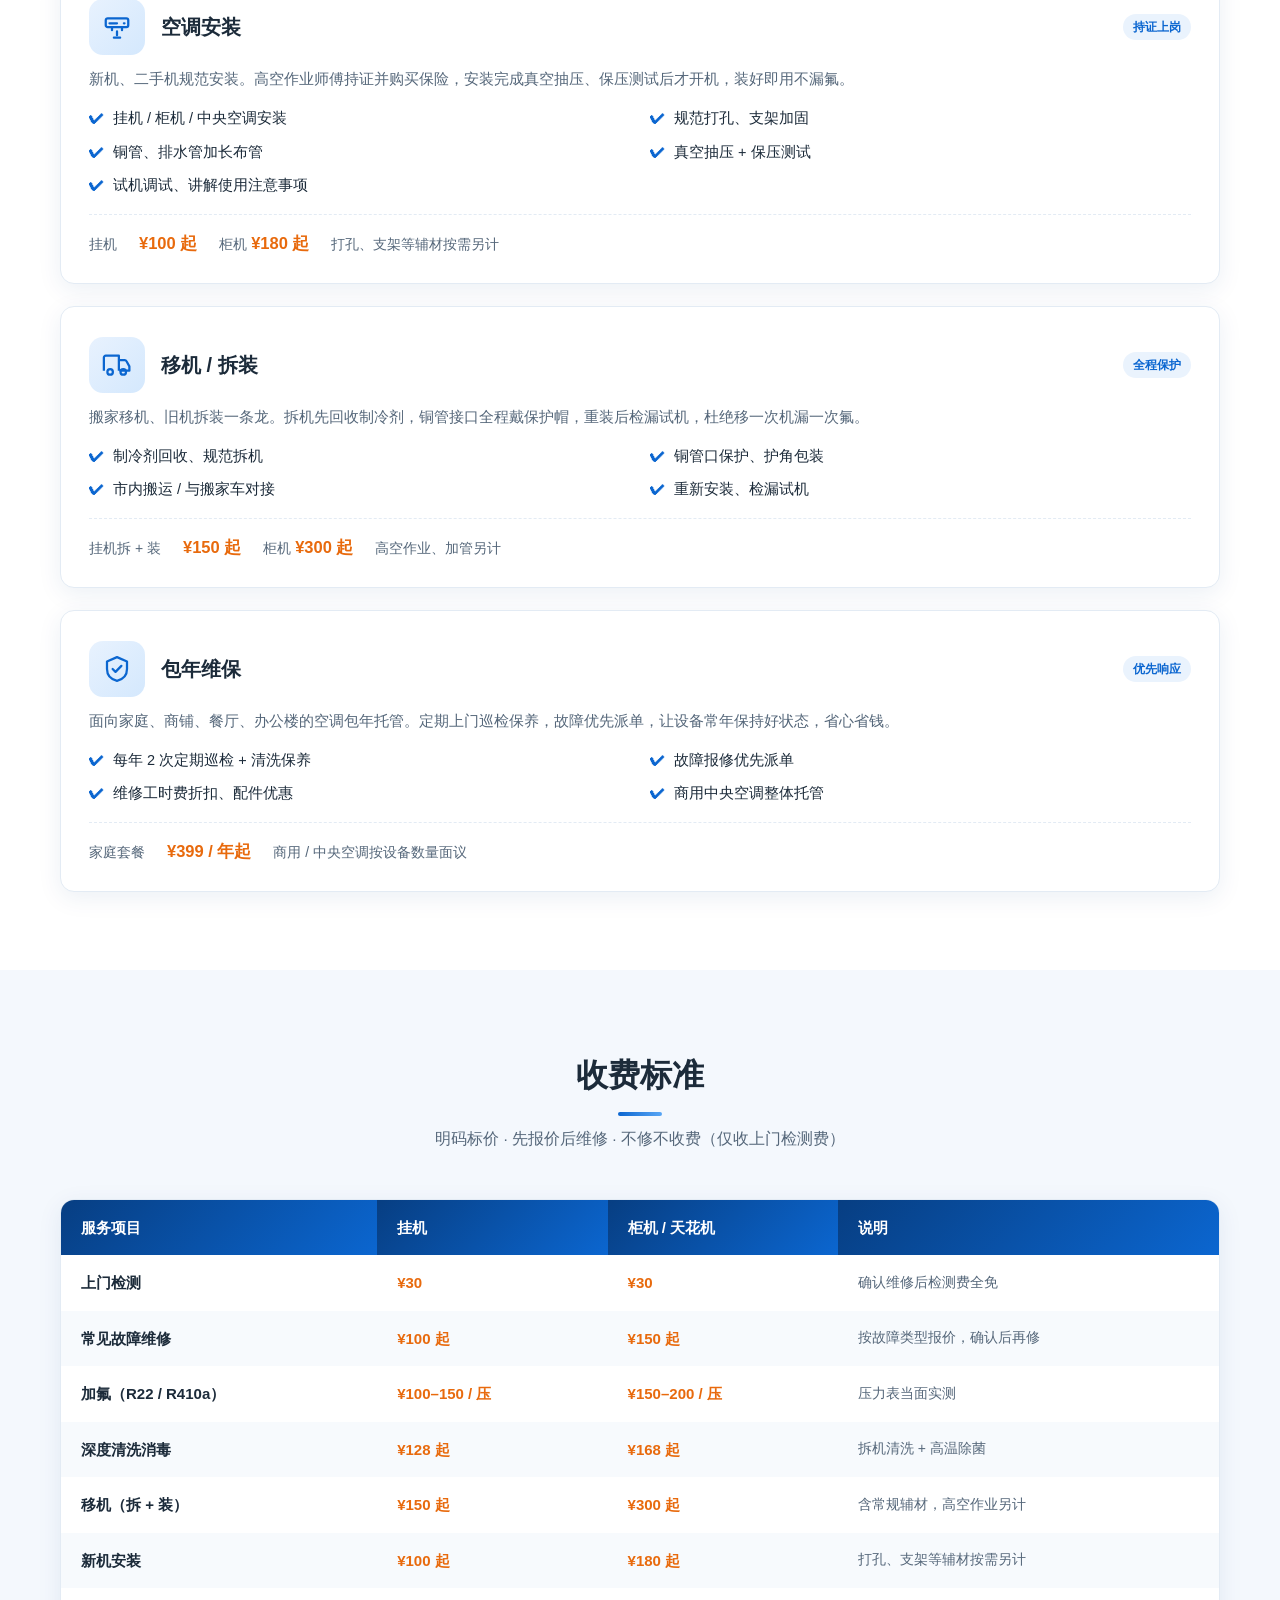
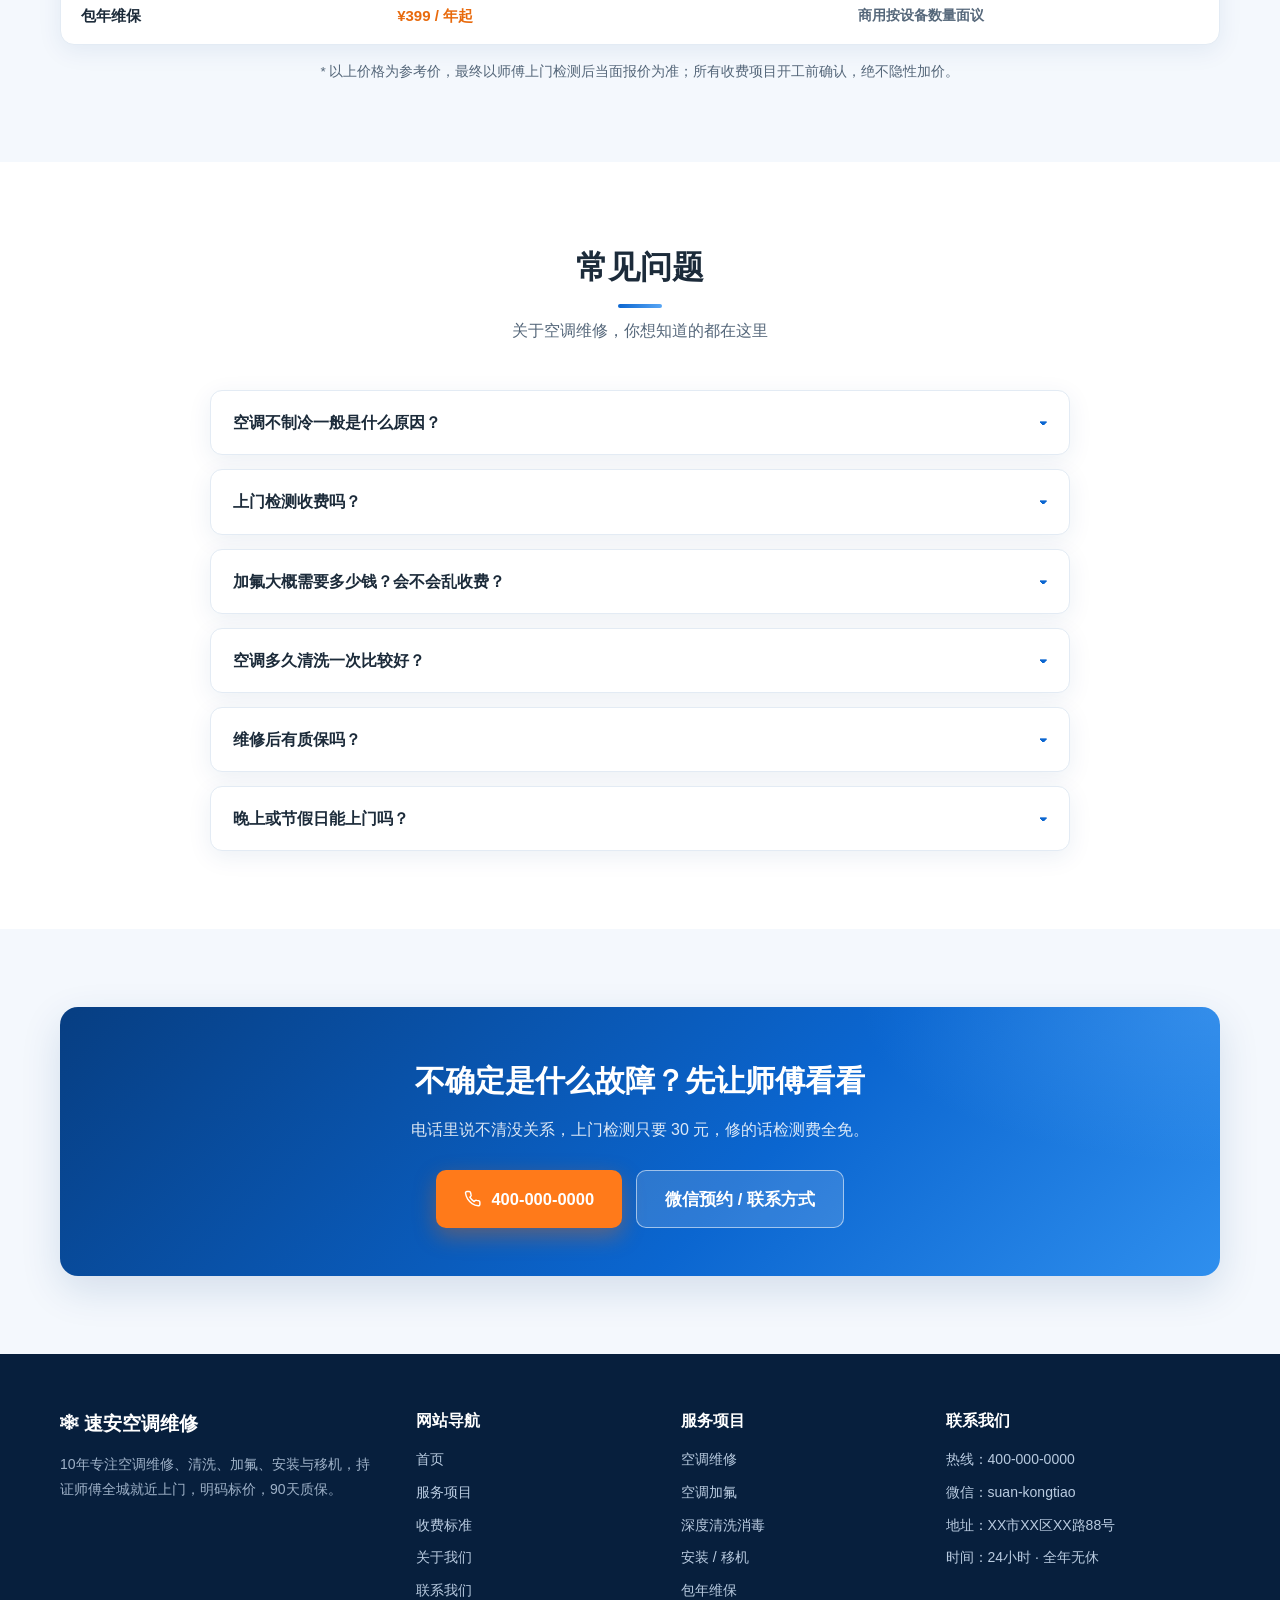
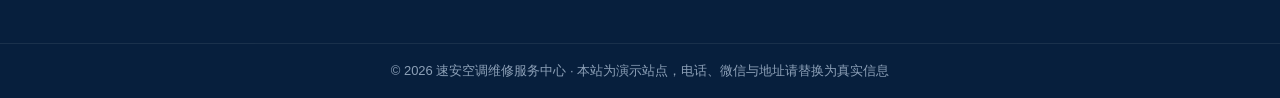
<file: services.html>
<!DOCTYPE html>
<html lang="zh-CN">
<head>
  <meta charset="UTF-8" />
  <meta name="viewport" content="width=device-width, initial-scale=1.0" />
  <title>服务项目与收费标准 - 速安空调维修服务中心</title>
  <meta name="description" content="速安空调服务项目：故障维修、加氟、深度清洗消毒、安装、移机拆装、包年维保。明码标价，先报价后维修，收费标准全公开。" />
  <link rel="stylesheet" href="css/style.css" />
</head>
<body>

  <!-- ===== 顶部通栏 ===== -->
  <div class="topbar">
    <div class="container topbar-inner">
      <span>全城连锁 · 就近派单 · 持证上门</span>
      <a href="tel:4000000000" class="topbar-phone">
        <svg viewBox="0 0 24 24" class="icon-inline"><path d="M22 16.9v3a2 2 0 0 1-2.2 2 19.8 19.8 0 0 1-8.6-3.1 19.5 19.5 0 0 1-6-6A19.8 19.8 0 0 1 2.1 4.2 2 2 0 0 1 4.1 2h3a2 2 0 0 1 2 1.7c.1 1 .4 2 .7 2.9a2 2 0 0 1-.4 2.1L8.1 10a16 16 0 0 0 6 6l1.3-1.3a2 2 0 0 1 2.1-.4c.9.3 1.9.6 2.9.7a2 2 0 0 1 1.6 2z" fill="none" stroke="currentColor" stroke-width="2" stroke-linecap="round" stroke-linejoin="round"/></svg>
        24小时服务热线：400-000-0000
      </a>
    </div>
  </div>

  <!-- ===== 导航 ===== -->
  <header class="site-header" id="siteHeader">
    <div class="container header-inner">
      <a href="index.html" class="logo">
        <svg viewBox="0 0 24 24" class="logo-icon"><path d="M12 2v20M4.9 5.5l14.2 13M19.1 5.5l-14.2 13M2 12h20M6.5 3.8l1.8 3.1M15.7 17.1l1.8 3.1M17.5 3.8l-1.8 3.1M8.3 17.1l-1.8 3.1M3 8.5l3.5.9M17.5 14.6l3.5.9M21 8.5l-3.5.9M6.5 14.6l-3.5.9" fill="none" stroke="currentColor" stroke-width="1.6" stroke-linecap="round"/></svg>
        <span class="logo-text">速安<em>空调维修</em></span>
      </a>
      <nav class="site-nav" id="siteNav">
        <a href="index.html" class="nav-link">首页</a>
        <a href="services.html" class="nav-link active">服务项目</a>
        <a href="services.html#pricing" class="nav-link">收费标准</a>
        <a href="about.html" class="nav-link">关于我们</a>
        <a href="contact.html" class="nav-link">联系我们</a>
        <a href="contact.html#booking" class="nav-link nav-cta">立即预约</a>
      </nav>
      <button class="nav-toggle" id="navToggle" aria-label="打开菜单" aria-expanded="false">
        <span></span><span></span><span></span>
      </button>
    </div>
  </header>

  <main>
    <!-- ===== 页面横幅 ===== -->
    <section class="page-banner">
      <div class="container">
        <h1>服务项目</h1>
        <p>维修 · 加氟 · 清洗 · 安装 · 移机 · 维保，家用商用空调一站式服务</p>
        <p class="breadcrumb"><a href="index.html">首页</a> / 服务项目</p>
      </div>
    </section>

    <!-- ===== 服务详情 ===== -->
    <section class="section">
      <div class="container">
        <div class="section-head">
          <h2>六大核心服务</h2>
          <p>所有服务均由持证师傅上门，先报价、后开工，完工验收再付款</p>
        </div>

        <article class="card service-detail reveal" id="fix">
          <div class="service-detail-head">
            <div class="service-icon">
              <svg viewBox="0 0 24 24"><path d="M14.7 6.3a4.5 4.5 0 0 0-6 6L3 18l3 3 5.7-5.7a4.5 4.5 0 0 0 6-6L14 13l-3-3 3.7-3.7z" fill="none" stroke="currentColor" stroke-width="1.8" stroke-linecap="round" stroke-linejoin="round"/></svg>
            </div>
            <h3>空调故障维修</h3>
            <span class="service-tag">当天上门</span>
          </div>
          <p class="desc">各品牌挂机、柜机、天花机、中央空调故障检修。师傅到场先用压力表、万用表全面检测，找准病根再报价，杜绝"小病大修"。</p>
          <ul class="check-list">
            <li>不制冷 / 制冷效果差 / 不制热</li>
            <li>室内机漏水、滴水</li>
            <li>外机不转、噪音异响</li>
            <li>开不了机、频繁自动停机</li>
            <li>遥控失灵、显示故障代码</li>
            <li>压缩机、电容、主板等配件更换</li>
          </ul>
          <p class="price-line">上门检测 <strong>¥30</strong>（维修则全免）<span>常见故障维修 <strong>¥100 起</strong></span><span>同一故障 90 天质保</span></p>
        </article>

        <article class="card service-detail reveal" id="gas">
          <div class="service-detail-head">
            <div class="service-icon">
              <svg viewBox="0 0 24 24"><path d="M12 3v4M12 3l-2.5 1.5M12 3l2.5 1.5M12 21v-4m0 4-2.5-1.5M12 21l2.5-1.5M4.2 7.5 7.7 9.5M4.2 7.5v3M4.2 7.5 4.3 4.6M19.8 16.5l-3.5-2M19.8 16.5v-3m0 3-.1 2.9M4.2 16.5l3.5-2m-3.5 2v-3m0 3 .1 2.9M19.8 7.5l-3.5 2m3.5-2v3m0-3-.1-2.9M12 9.5 9.8 10.8v2.4L12 14.5l2.2-1.3v-2.4L12 9.5z" fill="none" stroke="currentColor" stroke-width="1.6" stroke-linecap="round" stroke-linejoin="round"/></svg>
            </div>
            <h3>空调加氟（加制冷剂）</h3>
            <span class="service-tag">压力实测</span>
          </div>
          <p class="desc">R22 / R410a 定量加氟，加氟前后均用压力表当面实测，加多少压收多少钱。若检测发现漏氟，先建议补漏，避免"年年加氟年年漏"。</p>
          <ul class="check-list">
            <li>R22 / R410a 制冷剂定量加注</li>
            <li>电子检漏 + 打压查漏</li>
            <li>接口补漏、喇叭口重做</li>
            <li>加氟前后压力当面验收</li>
          </ul>
          <p class="price-line">挂机 <strong>¥100–150 / 压</strong><span>柜机 <strong>¥150–200 / 压</strong></span><span>中央空调按匹数报价</span></p>
        </article>

        <article class="card service-detail reveal" id="clean">
          <div class="service-detail-head">
            <div class="service-icon">
              <svg viewBox="0 0 24 24"><path d="M12 2.7S5.5 9.6 5.5 14.2a6.5 6.5 0 0 0 13 0C18.5 9.6 12 2.7 12 2.7z" fill="none" stroke="currentColor" stroke-width="1.8" stroke-linejoin="round"/><path d="M9 14.5a3 3 0 0 0 3 3" fill="none" stroke="currentColor" stroke-width="1.8" stroke-linecap="round"/></svg>
            </div>
            <h3>深度清洗消毒</h3>
            <span class="service-tag">高温除菌</span>
          </div>
          <p class="desc">拆机深度清洗，不是简单洗滤网。清洗后制冷更快、更省电、无异味，建议每年换季开机前做一次。</p>
          <ul class="check-list">
            <li>拆机清洗蒸发器、贯流风轮</li>
            <li>滤网、外壳、接水盘除尘除垢</li>
            <li>高温蒸汽除菌、去除霉味异味</li>
            <li>外机翅片冲洗散热恢复</li>
            <li>中央空调风口、风管清洗</li>
          </ul>
          <p class="price-line">挂机 <strong>¥128 起</strong><span>柜机 <strong>¥168 起</strong></span><span>中央空调按台数 / 面积报价</span></p>
        </article>

        <article class="card service-detail reveal" id="install">
          <div class="service-detail-head">
            <div class="service-icon">
              <svg viewBox="0 0 24 24"><rect x="3" y="5" width="18" height="7" rx="1.5" fill="none" stroke="currentColor" stroke-width="1.8"/><path d="M6 9h6M17.5 9h.5M8 12v2.5M16 12v2.5M12 15.5v3M9.5 20.5h5" fill="none" stroke="currentColor" stroke-width="1.8" stroke-linecap="round"/></svg>
            </div>
            <h3>空调安装</h3>
            <span class="service-tag">持证上岗</span>
          </div>
          <p class="desc">新机、二手机规范安装。高空作业师傅持证并购买保险，安装完成真空抽压、保压测试后才开机，装好即用不漏氟。</p>
          <ul class="check-list">
            <li>挂机 / 柜机 / 中央空调安装</li>
            <li>规范打孔、支架加固</li>
            <li>铜管、排水管加长布管</li>
            <li>真空抽压 + 保压测试</li>
            <li>试机调试、讲解使用注意事项</li>
          </ul>
          <p class="price-line">挂机 <strong>¥100 起</strong><span>柜机 <strong>¥180 起</strong></span><span>打孔、支架等辅材按需另计</span></p>
        </article>

        <article class="card service-detail reveal" id="move">
          <div class="service-detail-head">
            <div class="service-icon">
              <svg viewBox="0 0 24 24"><path d="M1.5 16.5V6A1.5 1.5 0 0 1 3 4.5h10.5V16.5M14 8h4.2a1.5 1.5 0 0 1 1.3.8l2.4 4.3v3.4H14" fill="none" stroke="currentColor" stroke-width="1.8" stroke-linejoin="round"/><circle cx="6.5" cy="17.5" r="2.2" fill="none" stroke="currentColor" stroke-width="1.8"/><circle cx="17" cy="17.5" r="2.2" fill="none" stroke="currentColor" stroke-width="1.8"/></svg>
            </div>
            <h3>移机 / 拆装</h3>
            <span class="service-tag">全程保护</span>
          </div>
          <p class="desc">搬家移机、旧机拆装一条龙。拆机先回收制冷剂，铜管接口全程戴保护帽，重装后检漏试机，杜绝移一次机漏一次氟。</p>
          <ul class="check-list">
            <li>制冷剂回收、规范拆机</li>
            <li>铜管口保护、护角包装</li>
            <li>市内搬运 / 与搬家车对接</li>
            <li>重新安装、检漏试机</li>
          </ul>
          <p class="price-line">挂机拆 + 装 <strong>¥150 起</strong><span>柜机 <strong>¥300 起</strong></span><span>高空作业、加管另计</span></p>
        </article>

        <article class="card service-detail reveal" id="annual">
          <div class="service-detail-head">
            <div class="service-icon">
              <svg viewBox="0 0 24 24"><path d="M12 2.5 4 6v6c0 5 3.4 8.3 8 9.5 4.6-1.2 8-4.5 8-9.5V6l-8-3.5z" fill="none" stroke="currentColor" stroke-width="1.8" stroke-linejoin="round"/><path d="m8.5 12 2.3 2.3L15.5 9.5" fill="none" stroke="currentColor" stroke-width="1.8" stroke-linecap="round" stroke-linejoin="round"/></svg>
            </div>
            <h3>包年维保</h3>
            <span class="service-tag">优先响应</span>
          </div>
          <p class="desc">面向家庭、商铺、餐厅、办公楼的空调包年托管。定期上门巡检保养，故障优先派单，让设备常年保持好状态，省心省钱。</p>
          <ul class="check-list">
            <li>每年 2 次定期巡检 + 清洗保养</li>
            <li>故障报修优先派单</li>
            <li>维修工时费折扣、配件优惠</li>
            <li>商用中央空调整体托管</li>
          </ul>
          <p class="price-line">家庭套餐 <strong>¥399 / 年起</strong><span>商用 / 中央空调按设备数量面议</span></p>
        </article>
      </div>
    </section>

    <!-- ===== 收费标准 ===== -->
    <section class="section section-alt" id="pricing">
      <div class="container">
        <div class="section-head">
          <h2>收费标准</h2>
          <p>明码标价 · 先报价后维修 · 不修不收费（仅收上门检测费）</p>
        </div>
        <div class="table-wrap reveal">
          <table class="price-table">
            <thead>
              <tr><th>服务项目</th><th>挂机</th><th>柜机 / 天花机</th><th>说明</th></tr>
            </thead>
            <tbody>
              <tr><td>上门检测</td><td>¥30</td><td>¥30</td><td>确认维修后检测费全免</td></tr>
              <tr><td>常见故障维修</td><td>¥100 起</td><td>¥150 起</td><td>按故障类型报价，确认后再修</td></tr>
              <tr><td>加氟（R22 / R410a）</td><td>¥100–150 / 压</td><td>¥150–200 / 压</td><td>压力表当面实测</td></tr>
              <tr><td>深度清洗消毒</td><td>¥128 起</td><td>¥168 起</td><td>拆机清洗 + 高温除菌</td></tr>
              <tr><td>移机（拆 + 装）</td><td>¥150 起</td><td>¥300 起</td><td>含常规辅材，高空作业另计</td></tr>
              <tr><td>新机安装</td><td>¥100 起</td><td>¥180 起</td><td>打孔、支架等辅材按需另计</td></tr>
              <tr><td>包年维保</td><td colspan="2">¥399 / 年起</td><td>商用按设备数量面议</td></tr>
            </tbody>
          </table>
        </div>
        <p class="price-note">* 以上价格为参考价，最终以师傅上门检测后当面报价为准；所有收费项目开工前确认，绝不隐性加价。</p>
      </div>
    </section>

    <!-- ===== 常见问题 ===== -->
    <section class="section" id="faq">
      <div class="container container-narrow">
        <div class="section-head">
          <h2>常见问题</h2>
          <p>关于空调维修，你想知道的都在这里</p>
        </div>
        <div class="faq-list">
          <details class="faq-item reveal">
            <summary>空调不制冷一般是什么原因？<span class="faq-arrow">▾</span></summary>
            <p>常见原因有：缺氟（制冷剂不足或泄漏）、滤网/蒸发器脏堵、电容老化、压缩机故障、外机散热不良等。具体需师傅上门用压力表和万用表检测后才能确定，切勿盲目加氟。</p>
          </details>
          <details class="faq-item reveal">
            <summary>上门检测收费吗？<span class="faq-arrow">▾</span></summary>
            <p>上门检测费 30 元。如果检测后您选择在我们这里维修，检测费全免；如果只检测不维修，仅收取这 30 元，不会有其他费用。</p>
          </details>
          <details class="faq-item reveal">
            <summary>加氟大概需要多少钱？会不会乱收费？<span class="faq-arrow">▾</span></summary>
            <p>挂机 100–150 元/压、柜机 150–200 元/压，加氟前后都会用压力表当面实测，加多少压、收多少钱一目了然。若检测发现是漏氟，会先建议补漏，避免“年年加氟年年漏”。</p>
          </details>
          <details class="faq-item reveal">
            <summary>空调多久清洗一次比较好？<span class="faq-arrow">▾</span></summary>
            <p>建议每年换季使用前深度清洗 1 次（一般在夏季开机前）；滤网可自行每 1–2 个月冲洗一次。长期不清洗会滋生细菌霉菌、增加耗电量、降低制冷效果。</p>
          </details>
          <details class="faq-item reveal">
            <summary>维修后有质保吗？<span class="faq-arrow">▾</span></summary>
            <p>有。维修项目自完工之日起，同一故障 90 天内免费返修；更换的配件按配件质保政策执行（多数为 1 年）。每次服务都有工单记录，可随时查询。</p>
          </details>
          <details class="faq-item reveal">
            <summary>晚上或节假日能上门吗？<span class="faq-arrow">▾</span></summary>
            <p>可以。我们提供 24 小时服务，夜间和节假日均可预约上门，收费标准与白天一致，不加收夜间费。</p>
          </details>
        </div>
      </div>
    </section>

    <!-- ===== 底部 CTA ===== -->
    <section class="section section-alt">
      <div class="container">
        <div class="cta-banner reveal">
          <h2>不确定是什么故障？先让师傅看看</h2>
          <p>电话里说不清没关系，上门检测只要 30 元，修的话检测费全免。</p>
          <div class="hero-actions">
            <a href="tel:4000000000" class="btn btn-accent btn-lg">
              <svg viewBox="0 0 24 24" class="icon-inline"><path d="M22 16.9v3a2 2 0 0 1-2.2 2 19.8 19.8 0 0 1-8.6-3.1 19.5 19.5 0 0 1-6-6A19.8 19.8 0 0 1 2.1 4.2 2 2 0 0 1 4.1 2h3a2 2 0 0 1 2 1.7c.1 1 .4 2 .7 2.9a2 2 0 0 1-.4 2.1L8.1 10a16 16 0 0 0 6 6l1.3-1.3a2 2 0 0 1 2.1-.4c.9.3 1.9.6 2.9.7a2 2 0 0 1 1.6 2z" fill="none" stroke="currentColor" stroke-width="2" stroke-linecap="round" stroke-linejoin="round"/></svg>
              400-000-0000
            </a>
            <a href="contact.html#booking" class="btn btn-ghost btn-lg">微信预约 / 联系方式</a>
          </div>
        </div>
      </div>
    </section>
  </main>

  <!-- ===== 页脚 ===== -->
  <footer class="site-footer">
    <div class="container footer-grid">
      <div>
        <p class="footer-logo">❄ 速安空调维修</p>
        <p class="footer-desc">10年专注空调维修、清洗、加氟、安装与移机，持证师傅全城就近上门，明码标价，90天质保。</p>
      </div>
      <div>
        <h4>网站导航</h4>
        <ul>
          <li><a href="index.html">首页</a></li>
          <li><a href="services.html">服务项目</a></li>
          <li><a href="services.html#pricing">收费标准</a></li>
          <li><a href="about.html">关于我们</a></li>
          <li><a href="contact.html">联系我们</a></li>
        </ul>
      </div>
      <div>
        <h4>服务项目</h4>
        <ul>
          <li><a href="services.html#fix">空调维修</a></li>
          <li><a href="services.html#gas">空调加氟</a></li>
          <li><a href="services.html#clean">深度清洗消毒</a></li>
          <li><a href="services.html#install">安装 / 移机</a></li>
          <li><a href="services.html#annual">包年维保</a></li>
        </ul>
      </div>
      <div>
        <h4>联系我们</h4>
        <ul>
          <li>热线：<a href="tel:4000000000">400-000-0000</a></li>
          <li>微信：suan-kongtiao</li>
          <li>地址：XX市XX区XX路88号</li>
          <li>时间：24小时 · 全年无休</li>
        </ul>
      </div>
    </div>
    <div class="footer-bottom">
      <div class="container">
        <p>© <span id="year">2026</span> 速安空调维修服务中心 · 本站为演示站点，电话、微信与地址请替换为真实信息</p>
      </div>
    </div>
  </footer>

  <!-- ===== 浮动按钮 ===== -->
  <a href="tel:4000000000" class="float-call" aria-label="拨打服务热线">
    <svg viewBox="0 0 24 24"><path d="M22 16.9v3a2 2 0 0 1-2.2 2 19.8 19.8 0 0 1-8.6-3.1 19.5 19.5 0 0 1-6-6A19.8 19.8 0 0 1 2.1 4.2 2 2 0 0 1 4.1 2h3a2 2 0 0 1 2 1.7c.1 1 .4 2 .7 2.9a2 2 0 0 1-.4 2.1L8.1 10a16 16 0 0 0 6 6l1.3-1.3a2 2 0 0 1 2.1-.4c.9.3 1.9.6 2.9.7a2 2 0 0 1 1.6 2z" fill="none" stroke="currentColor" stroke-width="2" stroke-linecap="round" stroke-linejoin="round"/></svg>
  </a>
  <button class="back-top" id="backTop" aria-label="回到顶部">↑</button>

  <script src="js/main.js"></script>
</body>
</html>
</file>
<file: css/style.css>
/* ============================================================
   速安空调维修 - 站点样式
   配色：主色蓝（制冷感） + 橙色行动按钮
   ============================================================ */

:root {
  --blue: #0b66d0;
  --blue-deep: #073e82;
  --blue-darker: #062f61;
  --accent: #ff7a1a;
  --accent-dark: #e86a0d;
  --ink: #1c2b3a;
  --ink-soft: #55677a;
  --line: #e3ebf4;
  --bg: #f4f8fd;
  --white: #ffffff;
  --radius: 14px;
  --shadow: 0 6px 24px rgba(11, 62, 130, 0.08);
  --shadow-lg: 0 14px 40px rgba(11, 62, 130, 0.14);
}

* { margin: 0; padding: 0; box-sizing: border-box; }

html { scroll-behavior: smooth; }

body {
  font-family: "PingFang SC", "Microsoft YaHei", "Noto Sans SC", "Helvetica Neue", Arial, sans-serif;
  color: var(--ink);
  background: var(--white);
  line-height: 1.7;
  -webkit-font-smoothing: antialiased;
}

img, svg { display: block; }
a { color: inherit; text-decoration: none; }
ul, ol { list-style: none; }

.container {
  width: min(1160px, 92%);
  margin: 0 auto;
}
.container-narrow { width: min(860px, 92%); }

.icon-inline {
  width: 1.05em;
  height: 1.05em;
  display: inline-block;
  vertical-align: -0.18em;
  margin-right: 6px;
}

/* ---------- 顶部通栏 ---------- */
.topbar {
  background: var(--blue-darker);
  color: #cfe2f8;
  font-size: 13px;
}
.topbar-inner {
  display: flex;
  justify-content: space-between;
  align-items: center;
  gap: 12px;
  padding: 7px 0;
}
.topbar-phone {
  color: #ffd9b8;
  font-weight: 600;
  white-space: nowrap;
}
.topbar-phone:hover { color: #ffb877; }

/* ---------- 导航 ---------- */
.site-header {
  position: sticky;
  top: 0;
  z-index: 100;
  background: rgba(255, 255, 255, 0.94);
  backdrop-filter: blur(10px);
  border-bottom: 1px solid var(--line);
  transition: box-shadow 0.25s ease;
}
.site-header.scrolled { box-shadow: 0 4px 18px rgba(11, 62, 130, 0.1); }

.header-inner {
  display: flex;
  align-items: center;
  justify-content: space-between;
  height: 66px;
  gap: 16px;
}

.logo {
  display: flex;
  align-items: center;
  gap: 9px;
  font-size: 21px;
  font-weight: 800;
  color: var(--blue-deep);
}
.logo-icon {
  width: 30px;
  height: 30px;
  color: var(--blue);
  flex: none;
}
.logo-text em {
  font-style: normal;
  color: var(--blue);
}

.site-nav {
  display: flex;
  align-items: center;
  gap: 6px;
}
.nav-link {
  padding: 8px 14px;
  border-radius: 8px;
  font-size: 15px;
  font-weight: 500;
  color: var(--ink-soft);
  transition: color 0.2s, background 0.2s;
}
.nav-link:hover { color: var(--blue); background: #eaf3fd; }
.nav-link.active { color: var(--blue); font-weight: 700; }
.nav-cta {
  background: var(--accent);
  color: #fff !important;
  font-weight: 700;
  margin-left: 8px;
}
.nav-cta:hover { background: var(--accent-dark) !important; }

.nav-toggle {
  display: none;
  flex-direction: column;
  justify-content: center;
  gap: 5px;
  width: 42px;
  height: 42px;
  padding: 9px;
  background: none;
  border: 1px solid var(--line);
  border-radius: 9px;
  cursor: pointer;
}
.nav-toggle span {
  height: 2px;
  background: var(--blue-deep);
  border-radius: 2px;
  transition: transform 0.25s, opacity 0.25s;
}
.nav-toggle.open span:nth-child(1) { transform: translateY(7px) rotate(45deg); }
.nav-toggle.open span:nth-child(2) { opacity: 0; }
.nav-toggle.open span:nth-child(3) { transform: translateY(-7px) rotate(-45deg); }

/* ---------- Hero ---------- */
.hero {
  position: relative;
  color: #fff;
  background:
    radial-gradient(900px 420px at 85% -10%, rgba(93, 176, 255, 0.35), transparent 60%),
    radial-gradient(700px 380px at -10% 110%, rgba(15, 118, 227, 0.5), transparent 60%),
    linear-gradient(135deg, var(--blue-deep) 0%, var(--blue) 58%, #2f8fee 100%);
  padding: 72px 0 110px;
  overflow: hidden;
}
.hero-inner {
  display: grid;
  grid-template-columns: 1.35fr 1fr;
  gap: 56px;
  align-items: center;
}

.hero-badge {
  display: inline-block;
  padding: 5px 14px;
  border: 1px solid rgba(255, 255, 255, 0.35);
  border-radius: 999px;
  background: rgba(255, 255, 255, 0.12);
  font-size: 13.5px;
  letter-spacing: 1px;
  margin-bottom: 18px;
}
.hero h1 {
  font-size: clamp(30px, 4.2vw, 46px);
  line-height: 1.28;
  font-weight: 800;
  margin-bottom: 16px;
}
.hero h1 span {
  color: #ffc38a;
}
.hero-sub {
  font-size: 16.5px;
  color: rgba(255, 255, 255, 0.88);
  max-width: 34em;
  margin-bottom: 28px;
}

.hero-actions {
  display: flex;
  flex-wrap: wrap;
  gap: 14px;
  margin-bottom: 24px;
}

.hero-trust {
  display: flex;
  flex-wrap: wrap;
  gap: 8px 22px;
  font-size: 14px;
  color: rgba(255, 255, 255, 0.85);
}

.hero-stats {
  display: grid;
  grid-template-columns: 1fr 1fr;
  gap: 16px;
}
.stat-card {
  background: rgba(255, 255, 255, 0.12);
  border: 1px solid rgba(255, 255, 255, 0.22);
  border-radius: var(--radius);
  padding: 20px 18px;
  text-align: center;
  backdrop-filter: blur(4px);
}
.stat-card strong {
  display: block;
  font-size: 30px;
  font-weight: 800;
  line-height: 1.2;
}
.stat-card strong i {
  font-style: normal;
  font-size: 15px;
  font-weight: 600;
  margin-left: 2px;
}
.stat-card span {
  font-size: 13.5px;
  color: rgba(255, 255, 255, 0.82);
}

.hero-wave {
  position: absolute;
  left: 0;
  right: 0;
  bottom: -1px;
  line-height: 0;
}
.hero-wave svg { width: 100%; height: 60px; }

/* ---------- 按钮 ---------- */
.btn {
  display: inline-flex;
  align-items: center;
  justify-content: center;
  gap: 4px;
  padding: 11px 22px;
  border: none;
  border-radius: 10px;
  font-size: 15px;
  font-weight: 700;
  cursor: pointer;
  transition: transform 0.15s, background 0.2s, box-shadow 0.2s;
}
.btn:active { transform: translateY(1px); }
.btn-lg { padding: 14px 28px; font-size: 16.5px; }
.btn-accent {
  background: var(--accent);
  color: #fff;
  box-shadow: 0 8px 22px rgba(232, 106, 13, 0.38);
}
.btn-accent:hover { background: var(--accent-dark); }
.btn-ghost {
  background: rgba(255, 255, 255, 0.14);
  color: #fff;
  border: 1px solid rgba(255, 255, 255, 0.55);
}
.btn-ghost:hover { background: rgba(255, 255, 255, 0.24); }
.btn-block { width: 100%; }

/* ---------- 通用 Section ---------- */
.section { padding: 78px 0; }
.section-alt { background: var(--bg); }

.section-head {
  text-align: center;
  margin-bottom: 46px;
}
.section-head h2 {
  font-size: clamp(24px, 3vw, 32px);
  font-weight: 800;
  color: var(--ink);
  position: relative;
  display: inline-block;
  padding-bottom: 14px;
}
.section-head h2::after {
  content: "";
  position: absolute;
  left: 50%;
  bottom: 0;
  transform: translateX(-50%);
  width: 44px;
  height: 4px;
  border-radius: 4px;
  background: linear-gradient(90deg, var(--blue), #58a6f5);
}
.section-head p {
  margin-top: 10px;
  color: var(--ink-soft);
  font-size: 15.5px;
}

.grid { display: grid; gap: 22px; }
.grid-3 { grid-template-columns: repeat(3, 1fr); }

.card {
  background: var(--white);
  border: 1px solid var(--line);
  border-radius: var(--radius);
  box-shadow: var(--shadow);
}

/* ---------- 服务卡片 ---------- */
.service-card {
  position: relative;
  padding: 30px 26px 26px;
  transition: transform 0.25s ease, box-shadow 0.25s ease;
}
.service-card:hover {
  transform: translateY(-6px);
  box-shadow: var(--shadow-lg);
}
.service-icon {
  width: 56px;
  height: 56px;
  border-radius: 14px;
  background: linear-gradient(135deg, #e8f2fe, #d4e8fd);
  color: var(--blue);
  display: grid;
  place-items: center;
  margin-bottom: 18px;
}
.service-icon svg { width: 30px; height: 30px; }
.service-card h3 {
  font-size: 18.5px;
  font-weight: 700;
  margin-bottom: 8px;
}
.service-card p {
  font-size: 14.5px;
  color: var(--ink-soft);
}
.service-tag {
  position: absolute;
  top: 22px;
  right: 22px;
  font-size: 12px;
  font-weight: 600;
  color: var(--blue);
  background: #eaf3fd;
  border-radius: 999px;
  padding: 3px 10px;
}

.brands-line {
  margin-top: 34px;
  text-align: center;
  font-size: 14px;
  color: var(--ink-soft);
  background: var(--bg);
  border: 1px dashed #c9dcf1;
  border-radius: 10px;
  padding: 12px 18px;
}

/* ---------- 收费标准 ---------- */
.table-wrap {
  overflow-x: auto;
  border-radius: var(--radius);
  box-shadow: var(--shadow);
  border: 1px solid var(--line);
  background: var(--white);
}
.price-table {
  width: 100%;
  border-collapse: collapse;
  min-width: 640px;
  font-size: 15px;
}
.price-table th, .price-table td {
  padding: 15px 20px;
  text-align: left;
}
.price-table thead th {
  background: linear-gradient(135deg, var(--blue-deep), var(--blue));
  color: #fff;
  font-weight: 700;
  white-space: nowrap;
}
.price-table tbody tr:nth-child(even) { background: #f7fafd; }
.price-table tbody tr:hover { background: #eef5fd; }
.price-table td:first-child { font-weight: 600; }
.price-table td:nth-child(2), .price-table td:nth-child(3) {
  color: var(--accent-dark);
  font-weight: 700;
  white-space: nowrap;
}
.price-table td:last-child { color: var(--ink-soft); font-size: 14px; }

.price-note {
  margin-top: 16px;
  font-size: 13.5px;
  color: var(--ink-soft);
  text-align: center;
}

/* ---------- 服务流程 ---------- */
.process-list {
  display: grid;
  grid-template-columns: repeat(3, 1fr);
  gap: 22px;
  counter-reset: step;
}
.process-list li {
  position: relative;
  background: var(--white);
  border: 1px solid var(--line);
  border-radius: var(--radius);
  box-shadow: var(--shadow);
  padding: 26px 24px 22px;
}
.step-num {
  display: inline-grid;
  place-items: center;
  width: 38px;
  height: 38px;
  border-radius: 50%;
  background: linear-gradient(135deg, var(--blue), #3f97f0);
  color: #fff;
  font-weight: 800;
  font-size: 17px;
  margin-bottom: 14px;
  box-shadow: 0 6px 14px rgba(11, 102, 208, 0.35);
}
.process-list h3 {
  font-size: 17px;
  font-weight: 700;
  margin-bottom: 6px;
}
.process-list p {
  font-size: 14px;
  color: var(--ink-soft);
}

/* ---------- 为什么选择我们 ---------- */
.section-dark {
  background:
    radial-gradient(800px 400px at 110% 0%, rgba(63, 151, 240, 0.25), transparent 60%),
    linear-gradient(135deg, var(--blue-darker), var(--blue-deep));
  color: #fff;
}
.section-dark .section-head h2 { color: #fff; }
.section-dark .section-head p { color: rgba(255, 255, 255, 0.75); }

.why-item {
  background: rgba(255, 255, 255, 0.07);
  border: 1px solid rgba(255, 255, 255, 0.16);
  border-radius: var(--radius);
  padding: 26px 24px;
  transition: background 0.25s, transform 0.25s;
}
.why-item:hover {
  background: rgba(255, 255, 255, 0.13);
  transform: translateY(-4px);
}
.why-item h3 {
  font-size: 17.5px;
  margin-bottom: 8px;
}
.why-item p {
  font-size: 14.5px;
  color: rgba(255, 255, 255, 0.78);
}

/* ---------- 用户评价 ---------- */
.review-card {
  padding: 26px 24px;
  display: flex;
  flex-direction: column;
  gap: 12px;
}
.stars {
  color: #ffb020;
  font-size: 17px;
  letter-spacing: 3px;
}
.review-card blockquote {
  font-size: 14.5px;
  color: var(--ink-soft);
  flex: 1;
}
.review-card figcaption {
  font-size: 13.5px;
  font-weight: 600;
  color: var(--blue-deep);
  border-top: 1px solid var(--line);
  padding-top: 12px;
}

/* ---------- FAQ ---------- */
.faq-list { display: grid; gap: 14px; }
.faq-item {
  background: var(--white);
  border: 1px solid var(--line);
  border-radius: 12px;
  box-shadow: var(--shadow);
  overflow: hidden;
}
.faq-item summary {
  list-style: none;
  cursor: pointer;
  padding: 18px 22px;
  font-size: 16px;
  font-weight: 600;
  display: flex;
  justify-content: space-between;
  align-items: center;
  gap: 12px;
  user-select: none;
}
.faq-item summary::-webkit-details-marker { display: none; }
.faq-arrow {
  color: var(--blue);
  transition: transform 0.25s;
  flex: none;
}
.faq-item[open] .faq-arrow { transform: rotate(180deg); }
.faq-item[open] summary { color: var(--blue); }
.faq-item p {
  padding: 0 22px 20px;
  font-size: 14.5px;
  color: var(--ink-soft);
}

/* ---------- 在线预约 ---------- */
.booking {
  background:
    radial-gradient(700px 380px at -5% 0%, rgba(63, 151, 240, 0.22), transparent 55%),
    linear-gradient(135deg, var(--blue-deep), var(--blue));
  color: #fff;
}
.booking-inner {
  display: grid;
  grid-template-columns: 1fr 1.05fr;
  gap: 52px;
  align-items: start;
}
.booking-info h2 {
  font-size: clamp(24px, 3vw, 32px);
  font-weight: 800;
  margin-bottom: 14px;
}
.booking-info > p {
  color: rgba(255, 255, 255, 0.88);
  margin-bottom: 28px;
  max-width: 30em;
}
.booking-info strong { color: #ffc38a; }

.booking-contacts { display: grid; gap: 16px; }
.booking-contacts li {
  background: rgba(255, 255, 255, 0.09);
  border: 1px solid rgba(255, 255, 255, 0.18);
  border-radius: 12px;
  padding: 14px 18px;
  display: flex;
  align-items: baseline;
  gap: 14px;
  font-size: 14.5px;
}
.booking-contacts strong {
  color: #fff;
  flex: none;
  width: 66px;
  font-size: 14px;
  opacity: 0.85;
}
.booking-contacts a {
  color: #ffc38a;
  font-weight: 800;
  font-size: 18px;
}

.booking-form {
  padding: 30px 28px;
  color: var(--ink);
}
.booking-form h3 {
  font-size: 19px;
  font-weight: 800;
  margin-bottom: 20px;
  color: var(--blue-deep);
}
.form-row { margin-bottom: 15px; }
.form-row label {
  display: block;
  font-size: 14px;
  font-weight: 600;
  margin-bottom: 6px;
}
.form-row label i {
  color: #e0483c;
  font-style: normal;
}
.form-row input,
.form-row select,
.form-row textarea {
  width: 100%;
  padding: 11px 13px;
  border: 1.5px solid #d5e2ef;
  border-radius: 9px;
  font-size: 14.5px;
  font-family: inherit;
  color: var(--ink);
  background: #fbfdff;
  transition: border-color 0.2s, box-shadow 0.2s;
}
.form-row input:focus,
.form-row select:focus,
.form-row textarea:focus {
  outline: none;
  border-color: var(--blue);
  box-shadow: 0 0 0 3px rgba(11, 102, 208, 0.14);
}
.form-row textarea { resize: vertical; }

.form-msg {
  display: none;
  margin: 0 0 14px;
  padding: 10px 14px;
  border-radius: 9px;
  font-size: 14px;
  font-weight: 600;
}
.form-msg.error {
  display: block;
  background: #fdeeed;
  color: #c0392b;
  border: 1px solid #f5c6c2;
}
.form-msg.success {
  display: block;
  background: #e9f9ef;
  color: #1e7e44;
  border: 1px solid #bce8cc;
}
.form-tip {
  margin-top: 12px;
  font-size: 12.5px;
  color: #8a9bac;
  text-align: center;
}

/* ---------- 页脚 ---------- */
.site-footer {
  background: #071f3d;
  color: #b9cbe0;
  font-size: 14px;
}
.footer-grid {
  display: grid;
  grid-template-columns: 1.4fr 1fr 1fr 1.2fr;
  gap: 36px;
  padding: 54px 0 40px;
}
.footer-logo {
  font-size: 19px;
  font-weight: 800;
  color: #fff;
  margin-bottom: 12px;
}
.footer-desc { line-height: 1.8; opacity: 0.85; }
.site-footer h4 {
  color: #fff;
  font-size: 15.5px;
  margin-bottom: 14px;
}
.site-footer ul { display: grid; gap: 9px; }
.site-footer ul a:hover { color: #fff; }
.footer-bottom {
  border-top: 1px solid rgba(255, 255, 255, 0.1);
  padding: 16px 0;
  font-size: 13px;
  text-align: center;
  opacity: 0.75;
}

/* ---------- 浮动按钮 ---------- */
.float-call {
  position: fixed;
  right: 18px;
  bottom: 84px;
  z-index: 90;
  width: 52px;
  height: 52px;
  border-radius: 50%;
  background: var(--accent);
  color: #fff;
  display: none;
  place-items: center;
  box-shadow: 0 10px 24px rgba(232, 106, 13, 0.45);
  animation: pulse 2.2s infinite;
}
.float-call svg { width: 24px; height: 24px; }
@keyframes pulse {
  0%, 100% { box-shadow: 0 10px 24px rgba(232, 106, 13, 0.45), 0 0 0 0 rgba(255, 122, 26, 0.45); }
  55% { box-shadow: 0 10px 24px rgba(232, 106, 13, 0.45), 0 0 0 14px rgba(255, 122, 26, 0); }
}

.back-top {
  position: fixed;
  right: 18px;
  bottom: 22px;
  z-index: 90;
  width: 52px;
  height: 52px;
  border-radius: 50%;
  border: 1px solid var(--line);
  background: var(--white);
  color: var(--blue-deep);
  font-size: 20px;
  font-weight: 800;
  cursor: pointer;
  box-shadow: var(--shadow-lg);
  opacity: 0;
  visibility: hidden;
  transform: translateY(8px);
  transition: opacity 0.25s, transform 0.25s, visibility 0.25s;
}
.back-top.show {
  opacity: 1;
  visibility: visible;
  transform: translateY(0);
}
.back-top:hover { background: #eaf3fd; }

/* ---------- 出场动画 ---------- */
.reveal {
  opacity: 0;
  transform: translateY(22px);
  transition: opacity 0.6s ease, transform 0.6s ease;
}
.reveal.visible {
  opacity: 1;
  transform: translateY(0);
}
@media (prefers-reduced-motion: reduce) {
  .reveal { opacity: 1; transform: none; transition: none; }
  html { scroll-behavior: auto; }
}

/* ============================================================
   响应式
   ============================================================ */
@media (max-width: 960px) {
  .hero-inner { grid-template-columns: 1fr; gap: 40px; }
  .hero { padding: 56px 0 96px; }
  .grid-3 { grid-template-columns: 1fr 1fr; }
  .process-list { grid-template-columns: 1fr 1fr; }
  .booking-inner { grid-template-columns: 1fr; gap: 40px; }
  .footer-grid { grid-template-columns: 1fr 1fr; }
}

/* ============================================================
   多页面新增样式
   ============================================================ */

/* ---------- 内页顶部横幅 ---------- */
.page-banner {
  position: relative;
  color: #fff;
  text-align: center;
  padding: 54px 0 60px;
  background:
    radial-gradient(700px 300px at 90% -20%, rgba(93, 176, 255, 0.35), transparent 60%),
    linear-gradient(135deg, var(--blue-deep), var(--blue));
}
.page-banner h1 {
  font-size: clamp(26px, 3.6vw, 38px);
  font-weight: 800;
  margin-bottom: 10px;
}
.page-banner p {
  color: rgba(255, 255, 255, 0.85);
  font-size: 15.5px;
}
.breadcrumb {
  margin-top: 16px;
  font-size: 13px;
  color: rgba(255, 255, 255, 0.65);
}
.breadcrumb a { color: rgba(255, 255, 255, 0.9); }
.breadcrumb a:hover { color: #fff; text-decoration: underline; }

/* ---------- 首页服务卡"了解详情"链接 ---------- */
.card-more {
  display: inline-block;
  margin-top: 14px;
  font-size: 14px;
  font-weight: 600;
  color: var(--blue);
}
.card-more:hover { color: var(--blue-deep); }

/* ---------- 服务详情卡（服务页） ---------- */
.service-detail {
  padding: 30px 28px 26px;
  margin-bottom: 22px;
  scroll-margin-top: 90px; /* 锚点跳转时避开吸顶导航 */
}
.service-detail:last-child { margin-bottom: 0; }
.service-detail-head {
  display: flex;
  align-items: center;
  gap: 16px;
  margin-bottom: 12px;
}
.service-detail-head .service-icon { margin-bottom: 0; flex: none; }
.service-detail-head h3 { font-size: 20px; font-weight: 800; }
.service-detail-head .service-tag { position: static; margin-left: auto; flex: none; }
.service-detail .desc {
  font-size: 14.5px;
  color: var(--ink-soft);
  margin-bottom: 14px;
}
.check-list {
  display: grid;
  grid-template-columns: 1fr 1fr;
  gap: 9px 20px;
}
.check-list li {
  position: relative;
  padding-left: 24px;
  font-size: 14.5px;
}
.check-list li::before {
  content: "✔";
  position: absolute;
  left: 0;
  color: var(--blue);
  font-weight: 700;
}
.price-line {
  display: flex;
  flex-wrap: wrap;
  align-items: baseline;
  gap: 6px 22px;
  margin-top: 16px;
  padding-top: 14px;
  border-top: 1px dashed var(--line);
  font-size: 14px;
  color: var(--ink-soft);
}
.price-line strong { color: var(--accent-dark); font-size: 16.5px; }

/* ---------- CTA 大横幅 ---------- */
.cta-banner {
  border-radius: 18px;
  padding: 48px 40px;
  text-align: center;
  color: #fff;
  background:
    radial-gradient(600px 260px at 100% 0%, rgba(93, 176, 255, 0.35), transparent 60%),
    linear-gradient(135deg, var(--blue-deep), var(--blue) 60%, #2f8fee);
  box-shadow: var(--shadow-lg);
}
.cta-banner h2 {
  font-size: clamp(22px, 3vw, 30px);
  font-weight: 800;
  margin-bottom: 10px;
}
.cta-banner p {
  color: rgba(255, 255, 255, 0.86);
  margin-bottom: 26px;
}
.cta-banner .hero-actions {
  justify-content: center;
  margin-bottom: 0;
}

/* ---------- 关于页 ---------- */
.about-grid {
  display: grid;
  grid-template-columns: 1.15fr 1fr;
  gap: 48px;
  align-items: center;
}
.about-grid h2 {
  font-size: clamp(24px, 3vw, 30px);
  font-weight: 800;
  margin-bottom: 16px;
}
.about-grid .about-text p {
  color: var(--ink-soft);
  font-size: 15px;
  margin-bottom: 14px;
}
.about-visual {
  position: relative;
  min-height: 300px;
  border-radius: var(--radius);
  background:
    radial-gradient(400px 220px at 80% 10%, rgba(93, 176, 255, 0.45), transparent 60%),
    linear-gradient(135deg, var(--blue-deep), var(--blue));
  color: #fff;
  display: flex;
  flex-direction: column;
  align-items: center;
  justify-content: center;
  gap: 14px;
  text-align: center;
  padding: 30px;
  overflow: hidden;
}
.about-visual svg { width: 90px; height: 90px; opacity: 0.95; }
.about-visual strong { font-size: 21px; font-weight: 800; }
.about-visual span { font-size: 14px; color: rgba(255, 255, 255, 0.82); }

.stats-row {
  display: grid;
  grid-template-columns: repeat(4, 1fr);
  gap: 20px;
  margin-top: 44px;
}
.stat-tile {
  background: var(--white);
  border: 1px solid var(--line);
  border-radius: var(--radius);
  box-shadow: var(--shadow);
  text-align: center;
  padding: 26px 14px 22px;
}
.stat-tile strong {
  display: block;
  font-size: 30px;
  font-weight: 800;
  color: var(--blue);
  line-height: 1.2;
}
.stat-tile strong i {
  font-style: normal;
  font-size: 15px;
  font-weight: 600;
  margin-left: 2px;
}
.stat-tile span { font-size: 13.5px; color: var(--ink-soft); }

/* ---------- 联系页：服务区域 / 地图占位 ---------- */
.area-grid {
  display: grid;
  grid-template-columns: repeat(4, 1fr);
  gap: 14px;
}
.area-item {
  background: var(--white);
  border: 1px solid var(--line);
  border-radius: 10px;
  box-shadow: var(--shadow);
  padding: 14px 12px;
  text-align: center;
  font-size: 14.5px;
  font-weight: 600;
}
.area-item small {
  display: block;
  font-weight: 400;
  font-size: 12.5px;
  color: var(--ink-soft);
  margin-top: 2px;
}
.map-box {
  margin-top: 26px;
  border: 2px dashed #c9dcf1;
  border-radius: var(--radius);
  background: var(--bg);
  padding: 44px 20px;
  text-align: center;
  color: var(--ink-soft);
  font-size: 14.5px;
  line-height: 2;
}

@media (max-width: 960px) {
  .about-grid { grid-template-columns: 1fr; gap: 32px; }
  .stats-row { grid-template-columns: repeat(2, 1fr); }
  .check-list { grid-template-columns: 1fr; }
  .area-grid { grid-template-columns: repeat(2, 1fr); }
}

@media (max-width: 640px) {
  .topbar-inner { justify-content: center; }
  .topbar-inner > span { display: none; }

  .nav-toggle { display: flex; }
  .site-nav {
    position: absolute;
    top: 66px;
    left: 0;
    right: 0;
    flex-direction: column;
    align-items: stretch;
    gap: 4px;
    background: var(--white);
    border-bottom: 1px solid var(--line);
    box-shadow: var(--shadow-lg);
    padding: 12px 16px 16px;
    display: none;
  }
  .site-nav.open { display: flex; }
  .nav-link { padding: 12px 14px; font-size: 16px; }
  .nav-cta { margin-left: 0; text-align: center; }

  .grid-3 { grid-template-columns: 1fr; }
  .process-list { grid-template-columns: 1fr; }
  .footer-grid { grid-template-columns: 1fr; gap: 28px; padding: 44px 0 32px; }
  .section { padding: 58px 0; }
  .hero-stats { gap: 12px; }
  .stat-card { padding: 16px 12px; }
  .stat-card strong { font-size: 24px; }
  .hero-actions .btn { flex: 1; min-width: 150px; }
  .float-call { display: grid; }
  .booking-contacts strong { width: auto; }

  .page-banner { padding: 42px 0 48px; }
  .cta-banner { padding: 38px 22px; }
  .cta-banner .hero-actions .btn { flex: 1; min-width: 150px; }
  .service-detail { padding: 24px 20px 22px; }
  .service-detail-head { flex-wrap: wrap; }
  .service-detail-head .service-tag { margin-left: 0; }
  .stats-row { gap: 12px; }
  .stat-tile strong { font-size: 24px; }
}

/* ---------- 联系页：微信二维码卡 ---------- */
.qr-card {
  padding: 32px 28px;
  color: var(--ink);
  text-align: center;
}
.qr-card h3 {
  font-size: 19px;
  font-weight: 800;
  color: var(--blue-deep);
  margin-bottom: 6px;
}
.qr-card > p {
  font-size: 14px;
  color: var(--ink-soft);
  margin-bottom: 20px;
}
.qr-placeholder {
  width: 220px;
  height: 220px;
  margin: 0 auto 18px;
  border: 2px dashed #c9dcf1;
  border-radius: 12px;
  background: var(--bg);
  display: grid;
  place-items: center;
  color: var(--ink-soft);
  font-size: 14px;
  line-height: 2;
  padding: 12px;
}
.qr-card img {
  width: 220px;
  height: 220px;
  margin: 0 auto 18px;
  border-radius: 12px;
  border: 1px solid var(--line);
}
.qr-tip {
  font-size: 13.5px;
  color: var(--ink-soft);
}
.qr-tip strong { color: var(--accent-dark); font-size: 15px; }
</file>
